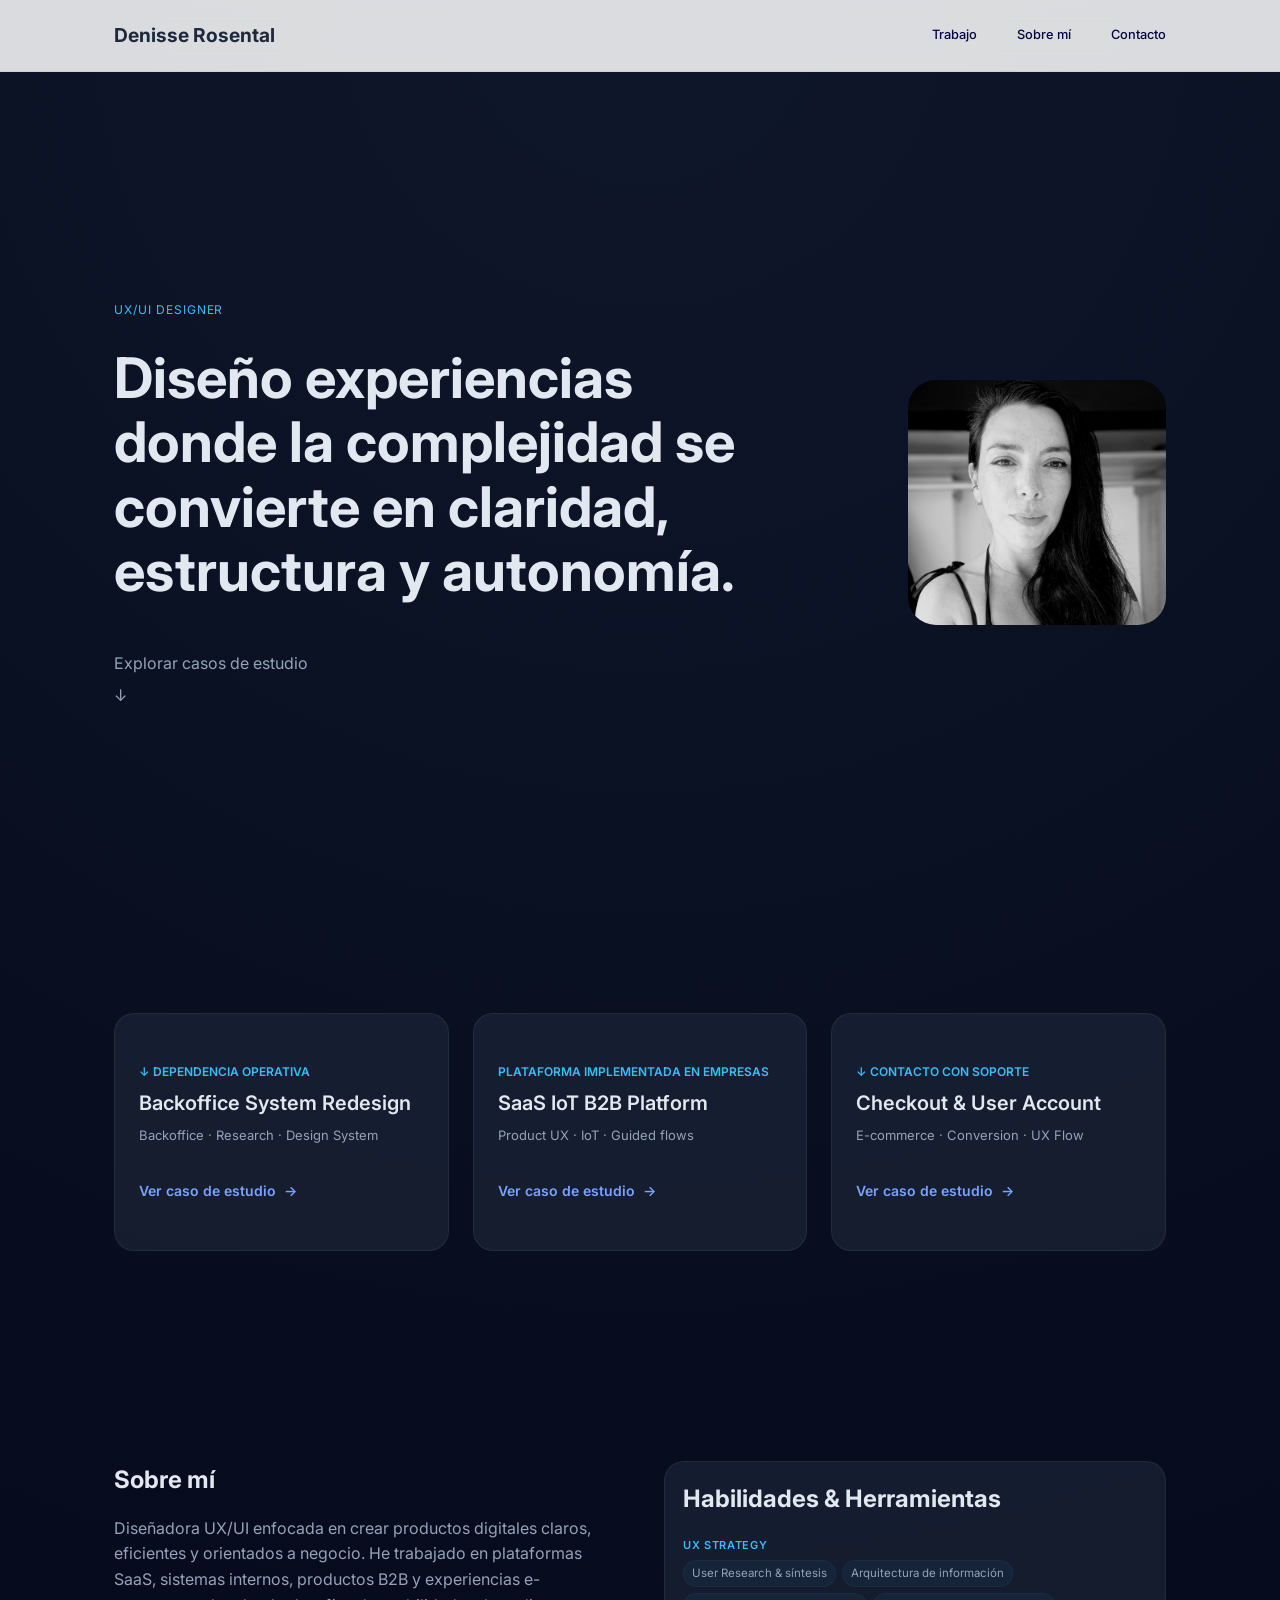
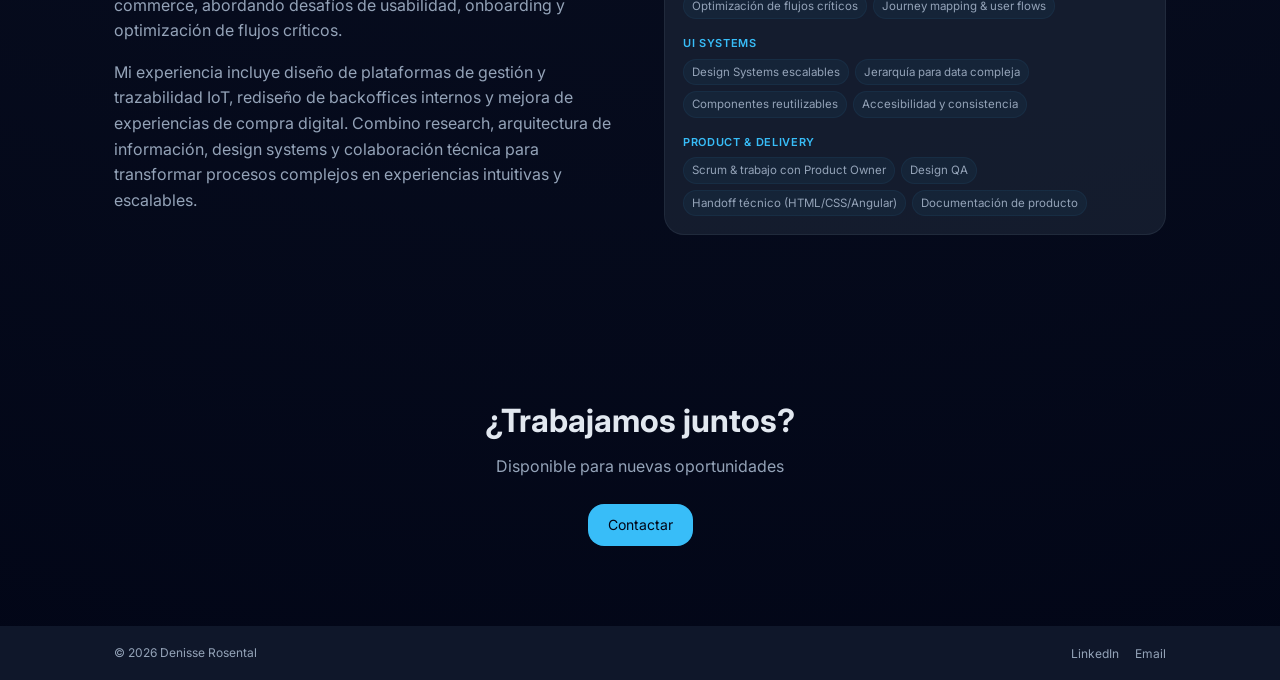
<file: index.html>
<!DOCTYPE html>
<html lang="es">

<head>
    <meta charset="UTF-8">
    <meta name="viewport" content="width=device-width, initial-scale=1.0">
    <title>Denisse Rosental - UX/UI Designer</title>
    <meta name="description" content="Diseño interfaces claras para plataformas SaaS y sistemas internos complejos.">

    <link href="https://fonts.googleapis.com/css2?family=Inter:wght@300;400;500;600;700&display=swap" rel="stylesheet">
    <link rel="stylesheet" href="home.css">
</head>

<body>

    <header class="header">
        <div class="container nav-container">
            <a href="index.html" class="logo">Denisse Rosental</a>
            <nav class="nav">
                <a href="index.html#work">Trabajo</a>
                <a href="index.html#about">Sobre mí</a>
                <a href="index.html#contact">Contacto</a>
            </nav>
        </div>
    </header>

    <main>

        <!-- HERO -->
        <!--<section class="hero">
            <div class="container hero-container">
                <span class="role-tag">UX/UI Designer</span>

                <h1 class="hero-title">
                    Diseño experiencias donde la complejidad
                    se convierte en claridad, estructura y autonomía.
                </h1>

                <div class="hero-scroll">
                    <span>Explorar casos de estudio</span>
                    <div class="scroll-arrow">↓</div>
                </div>
            </div>
        </section>-->

        <section class="hero">
            <div class="container hero-container">

                <div class="hero-content">
                    <span class="role-tag">UX/UI Designer</span>

                    <h1 class="hero-title">
                        Diseño experiencias donde la complejidad
                        se convierte en claridad, estructura y autonomía.
                    </h1>

                    <div class="hero-scroll">
                        <span>Explorar casos de estudio</span>
                        <div class="scroll-arrow">↓</div>
                    </div>
                </div>

                <div class="hero-image-wrapper">
                    <img src="images/Portfolio.jpeg" alt="Denisse Rosental UX/UI Designer" class="hero-image">
                </div>

            </div>
        </section>


        <section id="work">
            <div class="projects-grid">

                <!-- CASE 1 -->
                <a href="case-1.html" class="project-card">
                    <div class="project-content no-image">

                        <span class="project-kpi">↓ Dependencia operativa</span>

                        <h3 class="project-title">
                            Backoffice System Redesign
                        </h3>

                        <p class="project-meta">
                            Backoffice · Research · Design System
                        </p>

                        <div class="project-cta">
                            Ver caso de estudio <span>→</span>
                        </div>

                    </div>
                </a>

                <!-- CASE 2 -->
                <a href="case-2.html" class="project-card">
                    <div class="project-content no-image">

                        <span class="project-kpi">Plataforma implementada en empresas</span>

                        <h3 class="project-title">
                            SaaS IoT B2B Platform
                        </h3>

                        <p class="project-meta">
                            Product UX · IoT · Guided flows
                        </p>

                        <div class="project-cta">
                            Ver caso de estudio <span>→</span>
                        </div>

                    </div>
                </a>

                <!-- CASE 3 -->
                <a href="case-3.html" class="project-card">
                    <div class="project-content no-image">

                        <span class="project-kpi">↓ Contacto con soporte</span>

                        <h3 class="project-title">
                            Checkout & User Account
                        </h3>

                        <p class="project-meta">
                            E-commerce · Conversion · UX Flow
                        </p>

                        <div class="project-cta">
                            Ver caso de estudio <span>→</span>
                        </div>

                    </div>
                </a>

            </div>
        </section>

        <section class="about" id="about">
            <div class="container about-grid">

                <div class="about-text">
                    <h2 class="section-title">Sobre mí</h2>
                    <p>
                        Diseñadora UX/UI enfocada en crear productos digitales claros, eficientes y orientados a
                        negocio. He trabajado en
                        plataformas SaaS, sistemas internos, productos B2B y experiencias e-commerce, abordando desafíos
                        de usabilidad,
                        onboarding y optimización de flujos críticos.
                    </p>

                    <p>
                        Mi experiencia incluye diseño de plataformas de gestión y trazabilidad IoT, rediseño de
                        backoffices internos y
                        mejora de experiencias de compra digital. Combino research, arquitectura de información, design
                        systems y
                        colaboración técnica para transformar procesos complejos en experiencias intuitivas y
                        escalables.
                    </p>
                </div>



                <div class="skills-card">
                    <h2 class="section-title">Habilidades & Herramientas</h2>

                    <div class="skills-groups">

                        <div class="skill-group">
                            <span class="skill-label">UX Strategy</span>
                            <div class="tags-container">
                                <span class="tag">User Research & síntesis</span>
                                <span class="tag">Arquitectura de información</span>
                                <span class="tag">Optimización de flujos críticos</span>
                                <span class="tag">Journey mapping & user flows</span>
                            </div>
                        </div>

                        <div class="skill-group">
                            <span class="skill-label">UI Systems</span>
                            <div class="tags-container">
                                <span class="tag">Design Systems escalables</span>
                                <span class="tag">Jerarquía para data compleja</span>
                                <span class="tag">Componentes reutilizables</span>
                                <span class="tag">Accesibilidad y consistencia</span>
                            </div>
                        </div>

                        <div class="skill-group">
                            <span class="skill-label">Product & Delivery</span>
                            <div class="tags-container">
                                <span class="tag">Scrum & trabajo con Product Owner</span>
                                <span class="tag">Design QA</span>
                                <span class="tag">Handoff técnico (HTML/CSS/Angular)</span>
                                <span class="tag">Documentación de producto</span>
                            </div>
                        </div>

                    </div>
                </div>


            </div>
        </section>

        <!-- CONTACT -->
        <section class="contact" id="contact">
            <div class="container contact-container">
                <h2 class="contact-title">¿Trabajamos juntos?</h2>
                <p class="contact-subtitle">Disponible para nuevas oportunidades</p>
                <a href="mailto:denisserosentalc@gmail.com" class="button">Contactar</a>
            </div>
        </section>



    </main>

    <!-- FOOTER PORTADA -->
    <footer class="footer">
        <div class="container footer-container">

            <p class="footer-copy">© 2026 Denisse Rosental</p>

            <div class="footer-links">
                <a href="https://www.linkedin.com" target="_blank">LinkedIn</a>
                <a href="mailto:hola@ejemplo.com">Email</a>
            </div>

        </div>
    </footer>

</body>

</html>
</file>
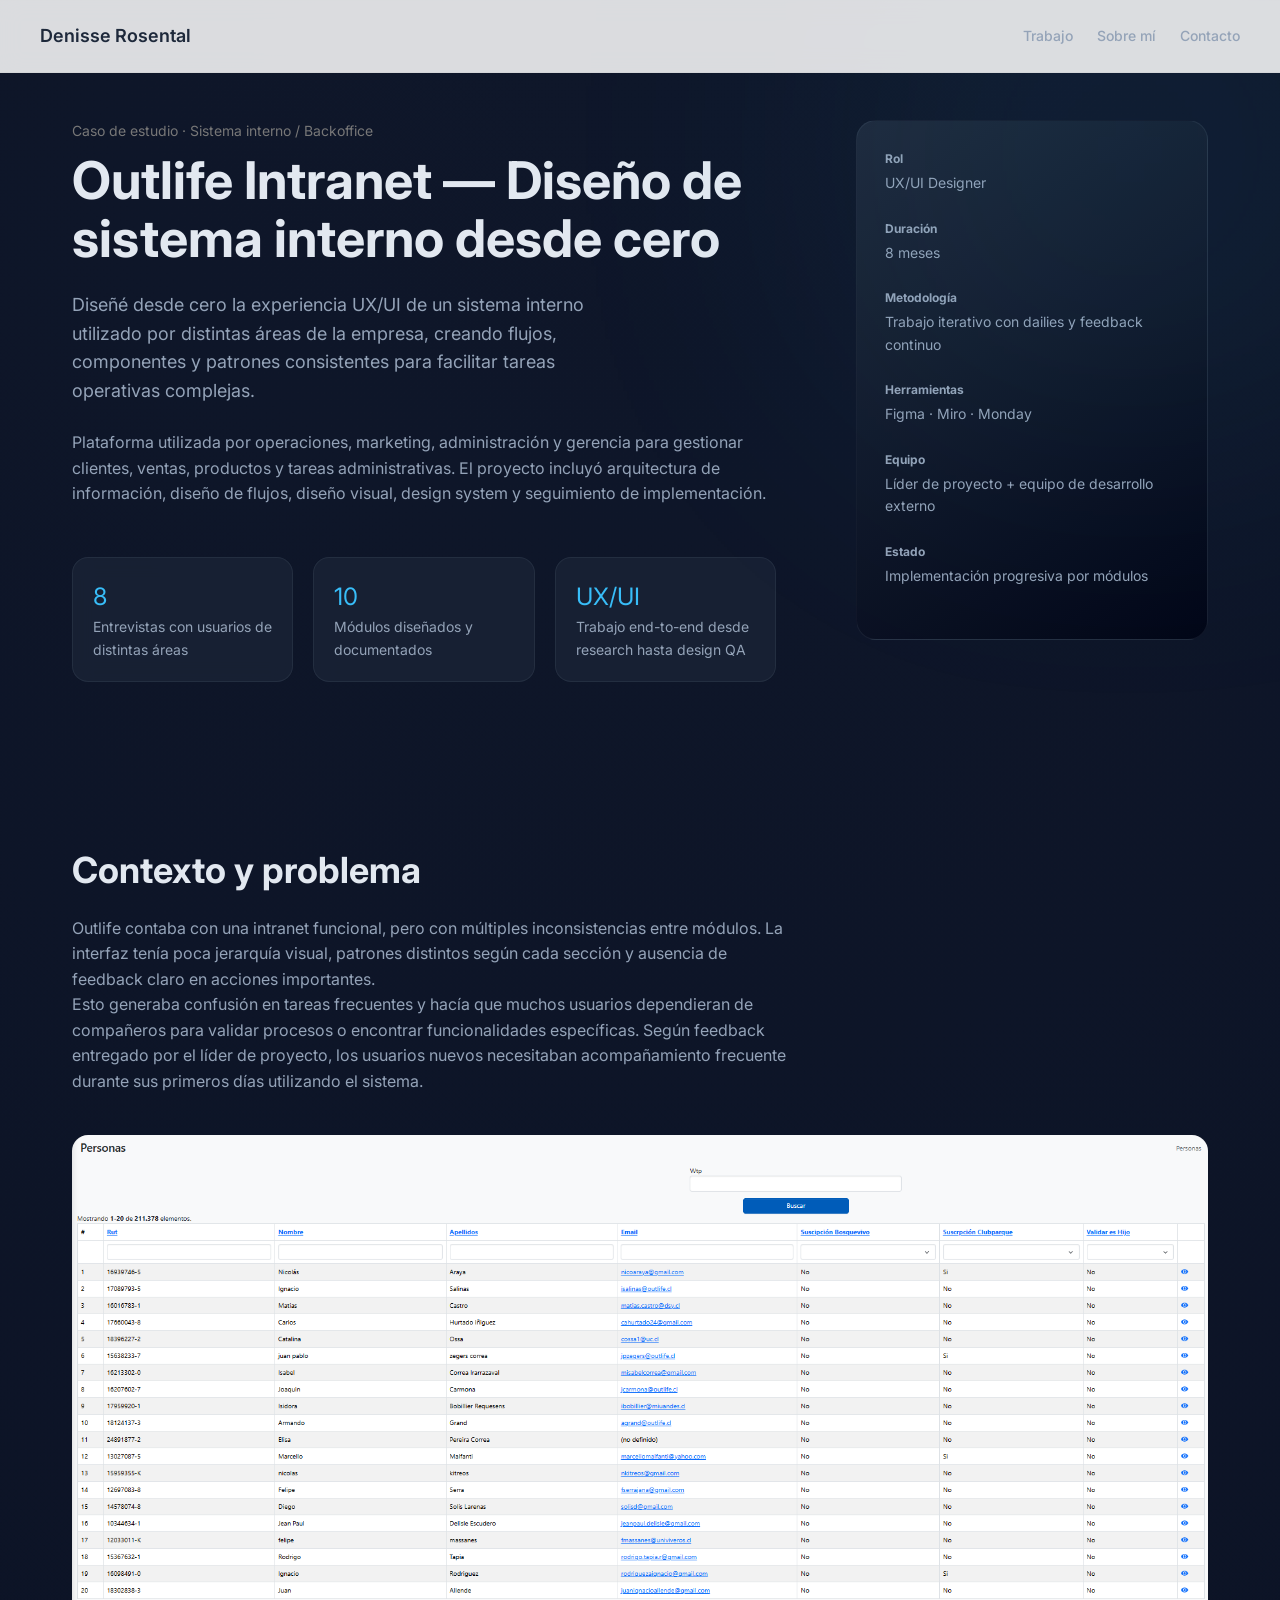
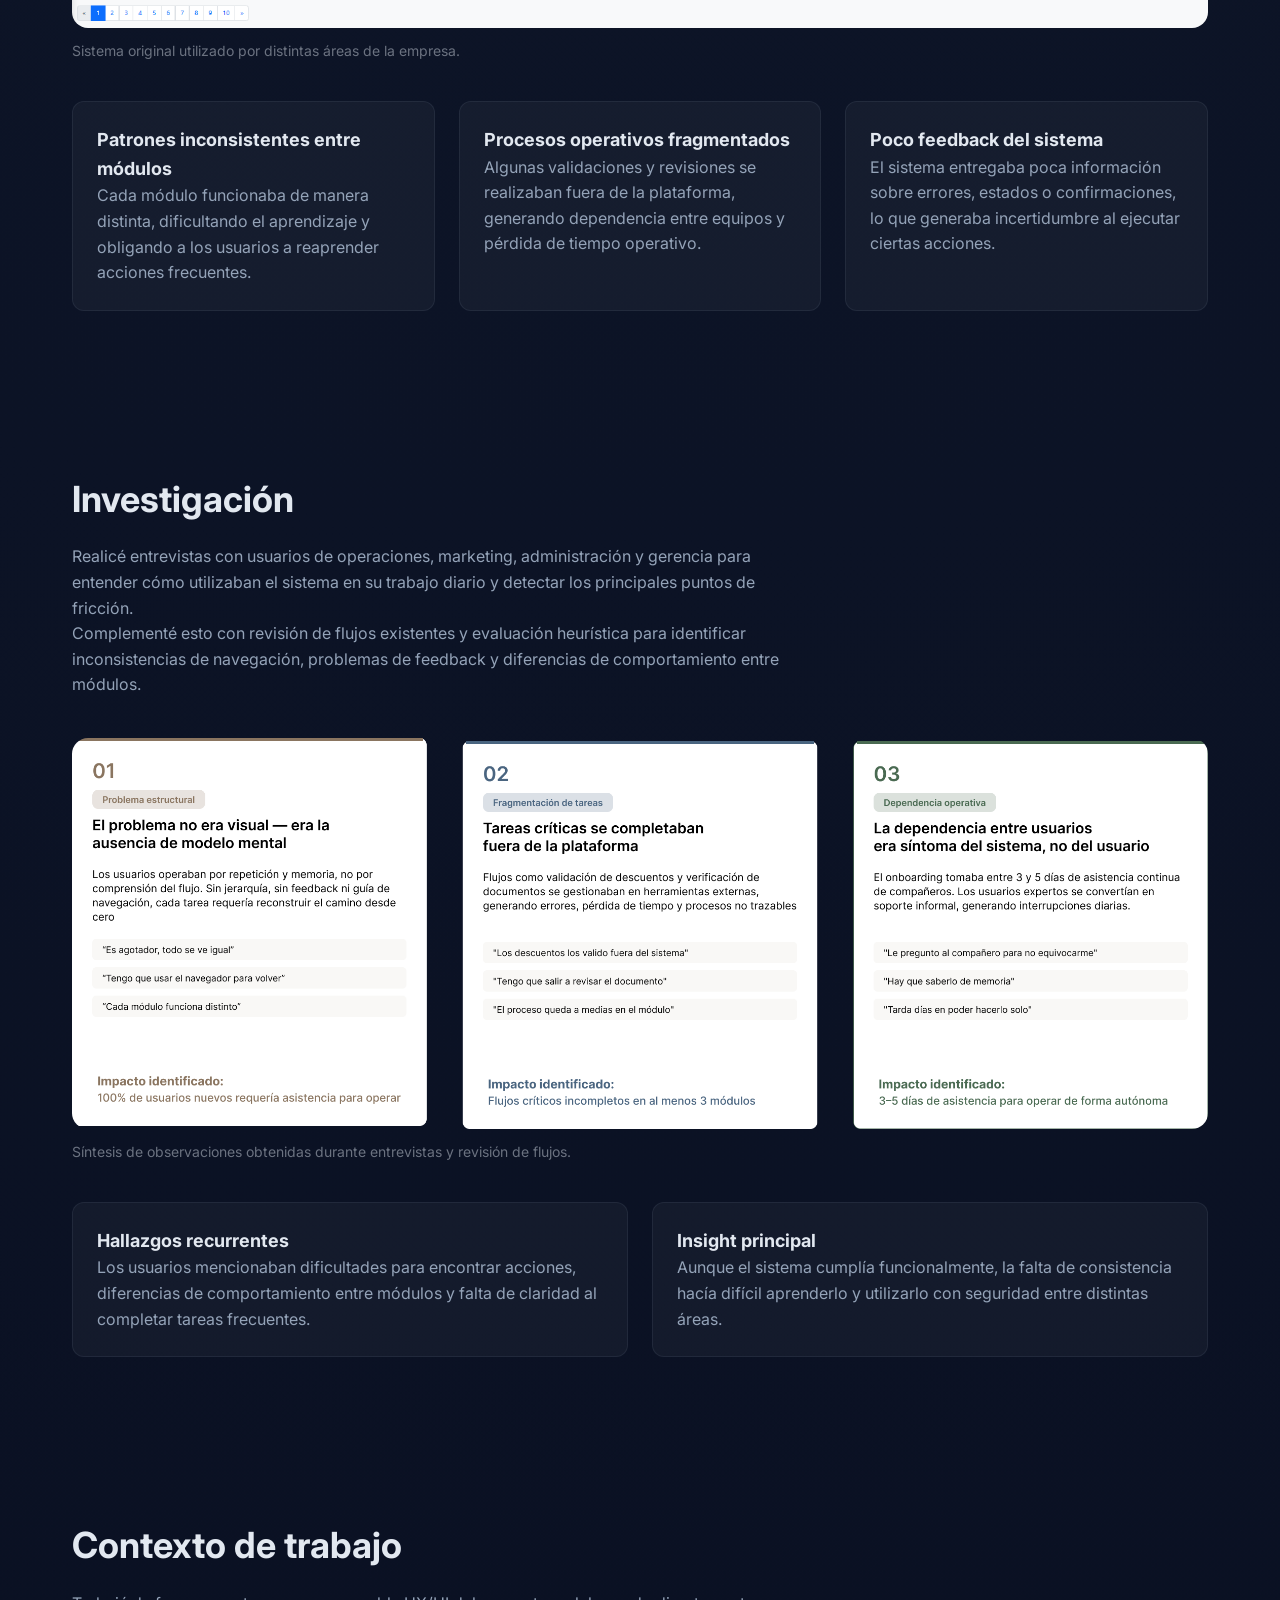
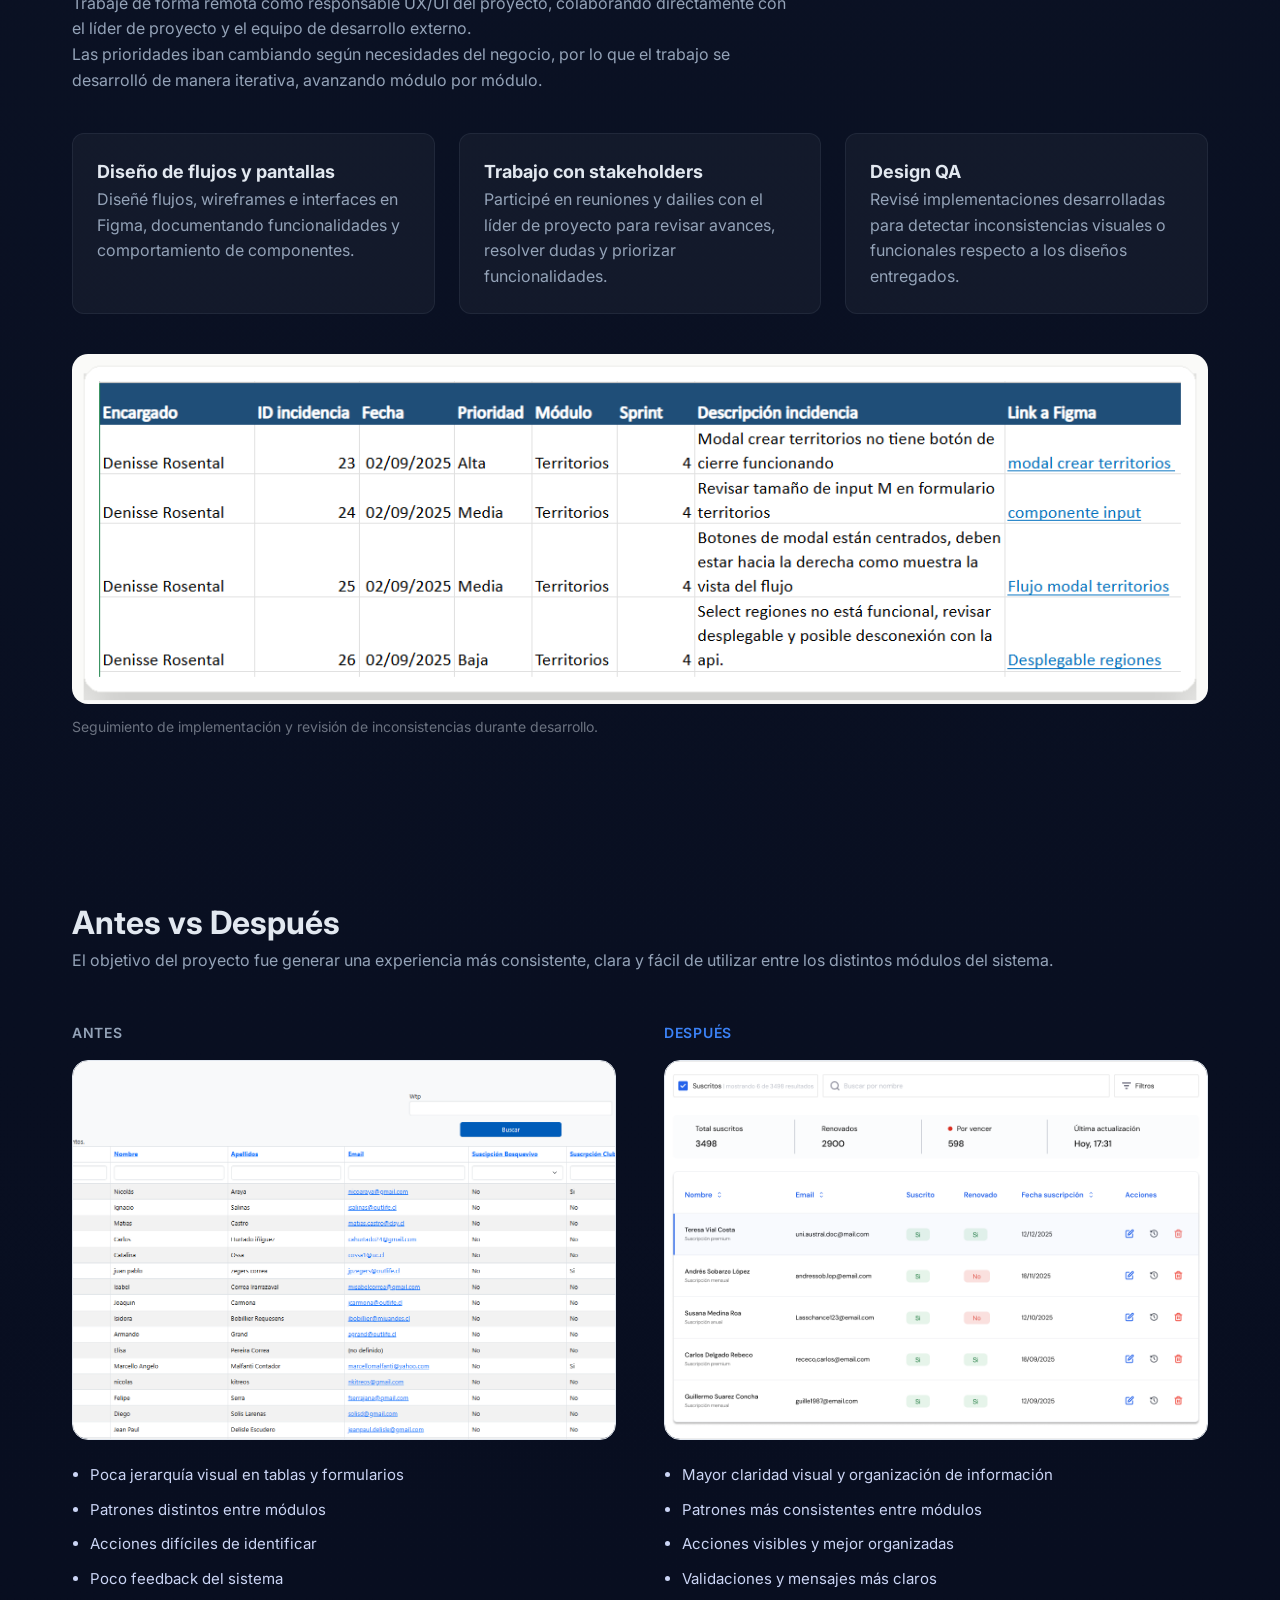
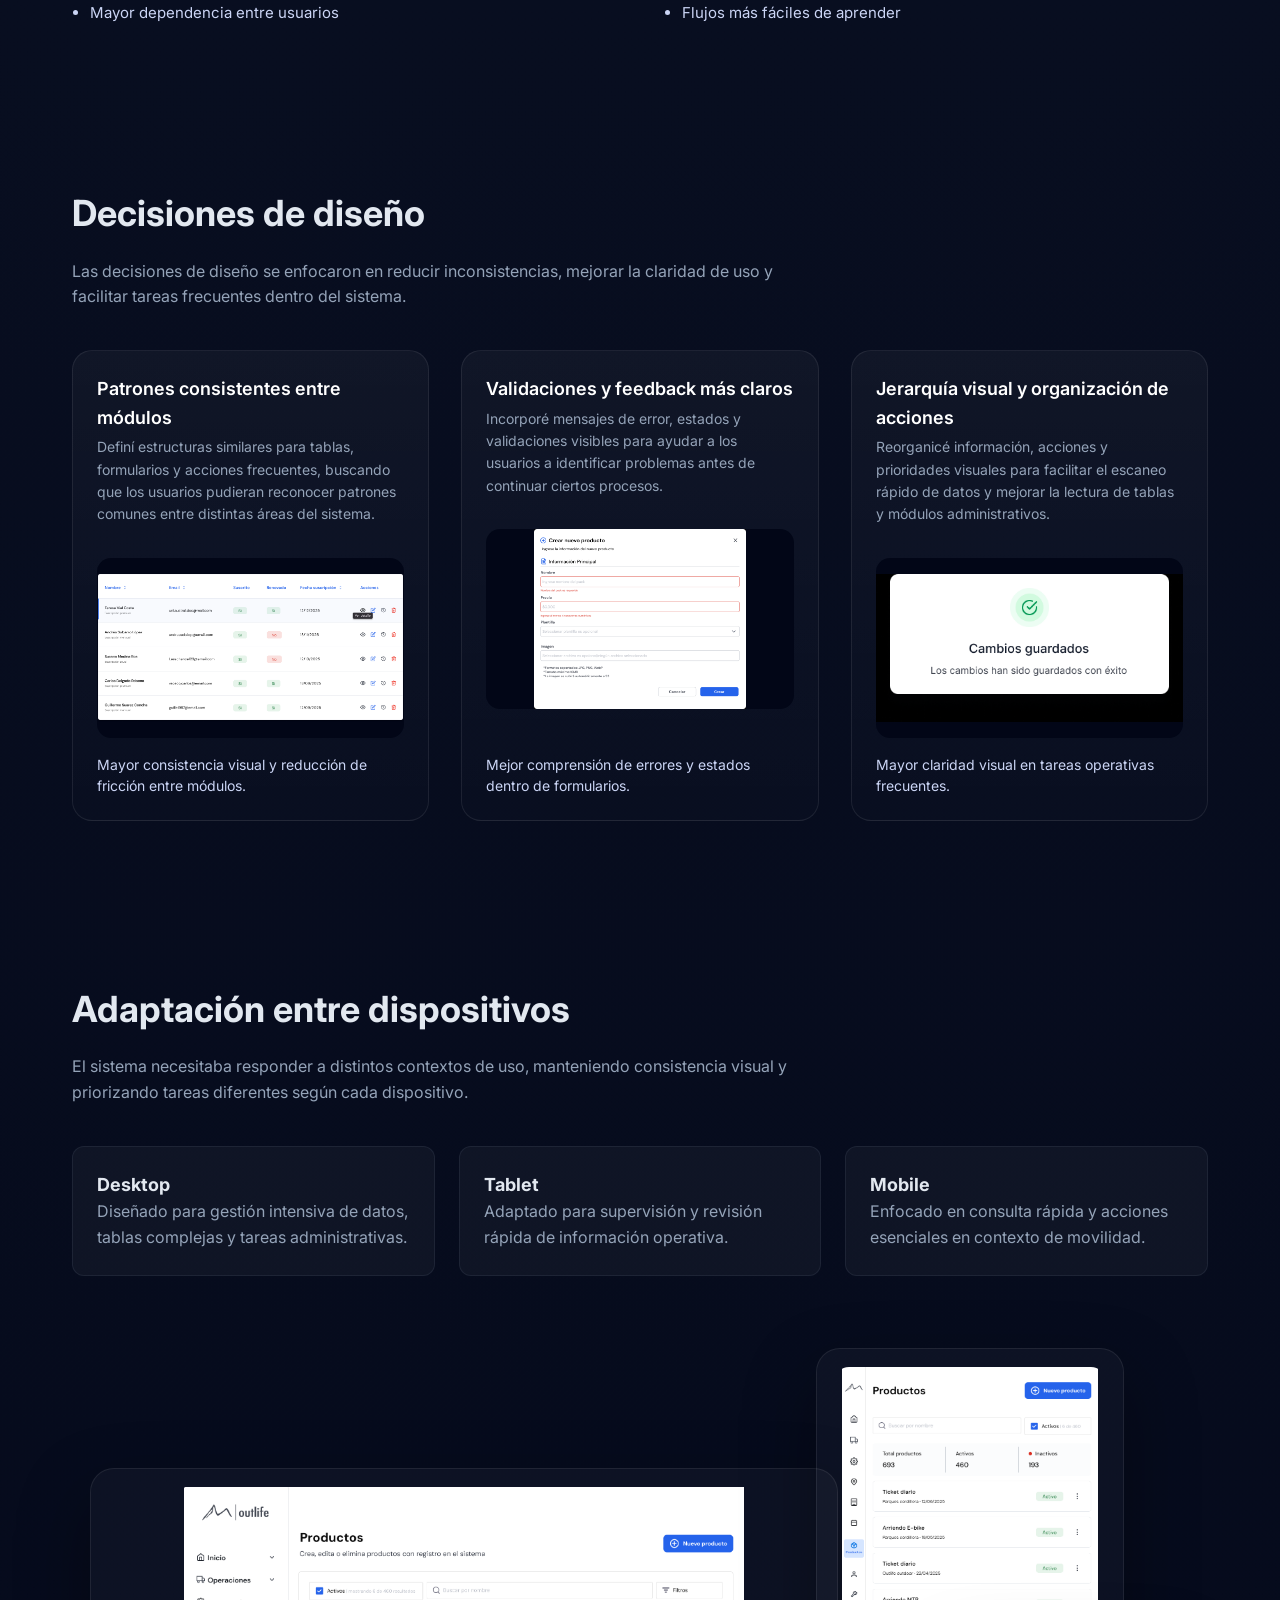
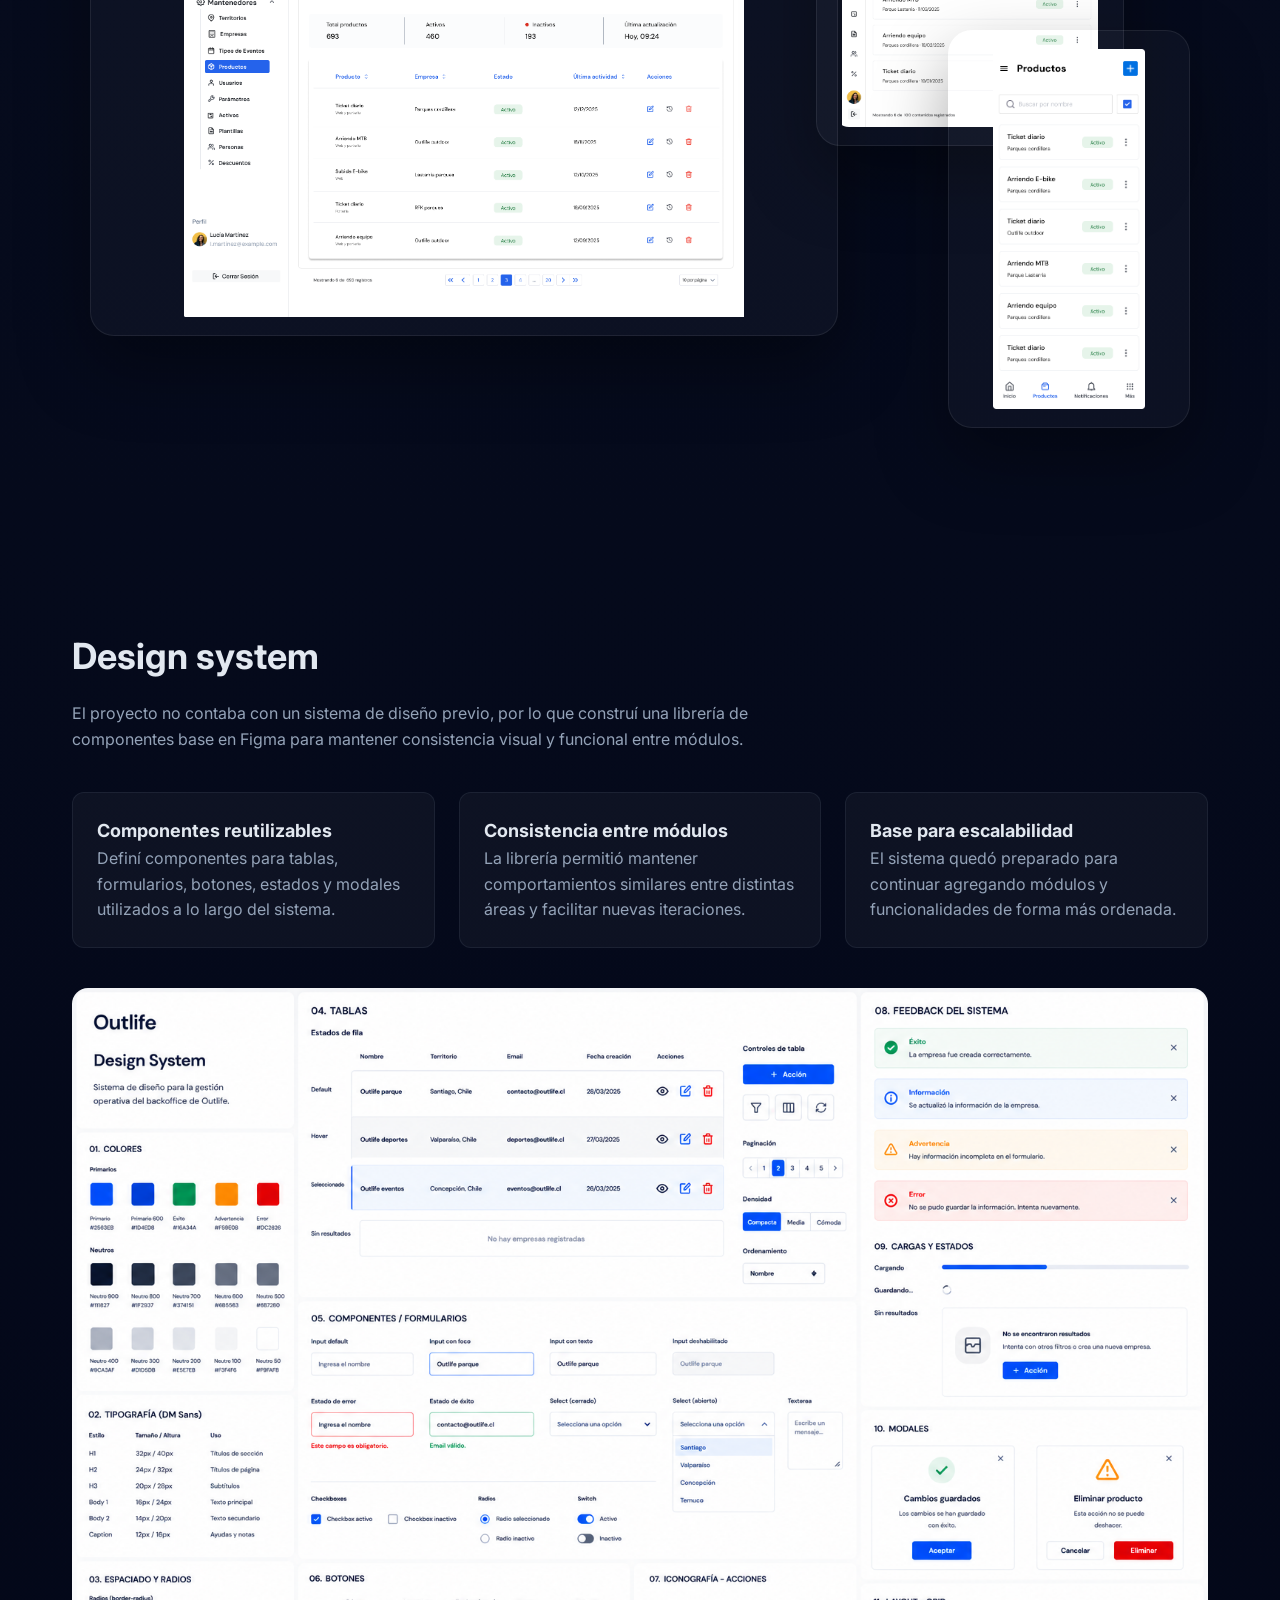
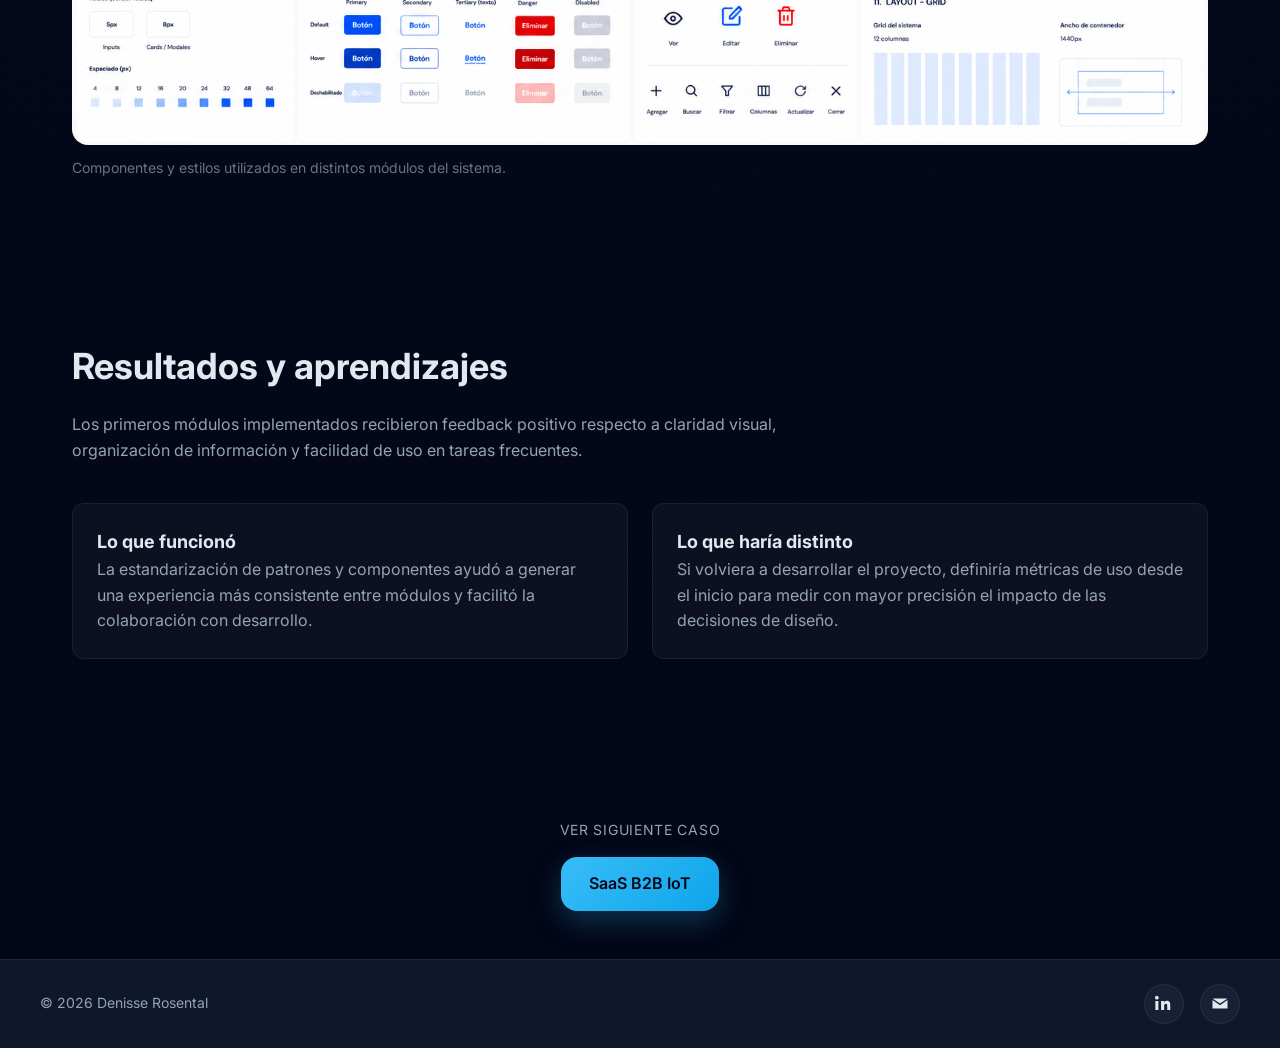
<file: case-1.html>
<!DOCTYPE html>
<html lang="es">

<head>
    <meta charset="UTF-8">
    <meta name="viewport" content="width=device-width, initial-scale=1.0">
    <title>Outlife Intranet — Caso de estudio UX/UI · Denisse Rosental</title>

    <meta name="description"
        content="Caso de estudio UX/UI: diseño desde cero de sistema interno para gestión operativa, clientes y productos en Outlife.">

    <link rel="preconnect" href="https://fonts.googleapis.com">
    <link rel="preconnect" href="https://fonts.gstatic.com" crossorigin>

    <link href="https://fonts.googleapis.com/css2?family=Inter:wght@300;400;500;600;700;800&display=swap"
        rel="stylesheet">

    <link rel="stylesheet" href="case-study-1.css">
</head>

<body>

    <!-- HEADER -->
    <header class="header">
        <div class="container nav-container">
            <a href="index.html" class="logo">Denisse Rosental</a>

            <nav class="nav">
                <a href="index.html#work">Trabajo</a>
                <a href="index.html#about">Sobre mí</a>
                <a href="index.html#contact">Contacto</a>
            </nav>
        </div>
    </header>


    <!-- HERO -->
    <section class="case-study-hero">
        <div class="container case-hero-grid">

            <div>

                <p class="eyebrow">
                    Caso de estudio · Sistema interno / Backoffice
                </p>

                <h1 class="hero-title">
                    Outlife Intranet — Diseño de sistema interno desde cero
                </h1>

                <p class="hero-subtitle">
                    Diseñé desde cero la experiencia UX/UI de un sistema interno utilizado por distintas áreas de la empresa,
                    creando flujos, componentes y patrones consistentes para facilitar tareas operativas complejas.
                </p>

                <p class="case-context">
                    Plataforma utilizada por operaciones, marketing, administración y gerencia
                    para gestionar clientes, ventas, productos y tareas administrativas.
                    El proyecto incluyó arquitectura de información, diseño de flujos,
                    diseño visual, design system y seguimiento de implementación.
                </p>

                <div class="metrics">

                    <div class="metric-card">
                        <span>8</span>
                        <p>Entrevistas con usuarios de distintas áreas</p>
                    </div>

                    <div class="metric-card">
                        <span>10</span>
                        <p>Módulos diseñados y documentados</p>
                    </div>

                    <div class="metric-card">
                        <span>UX/UI</span>
                        <p>Trabajo end-to-end desde research hasta design QA</p>
                    </div>

                </div>

            </div>

            <div class="case-meta">

                <div class="meta-item">
                    <h4>Rol</h4>
                    <p>UX/UI Designer</p>
                </div>

                <div class="meta-item">
                    <h4>Duración</h4>
                    <p>8 meses</p>
                </div>

                <div class="meta-item">
                    <h4>Metodología</h4>
                    <p>Trabajo iterativo con dailies y feedback continuo</p>
                </div>

                <div class="meta-item">
                    <h4>Herramientas</h4>
                    <p>Figma · Miro · Monday</p>
                </div>

                <div class="meta-item">
                    <h4>Equipo</h4>
                    <p>Líder de proyecto + equipo de desarrollo externo</p>
                </div>

                <div class="meta-item">
                    <h4>Estado</h4>
                    <p>Implementación progresiva por módulos</p>
                </div>

            </div>

        </div>
    </section>


    <!-- CONTEXTO -->
    <section class="case-section">
        <div class="container">

            <div class="section-heading">

                <h2>Contexto y problema</h2>

                <p>
                    Outlife contaba con una intranet funcional, pero con múltiples inconsistencias entre módulos.
                    La interfaz tenía poca jerarquía visual, patrones distintos según cada sección
                    y ausencia de feedback claro en acciones importantes.
                </p>

                <p>
                    Esto generaba confusión en tareas frecuentes y hacía que muchos usuarios dependieran
                    de compañeros para validar procesos o encontrar funcionalidades específicas.
                    Según feedback entregado por el líder de proyecto, los usuarios nuevos
                    necesitaban acompañamiento frecuente durante sus primeros días utilizando el sistema.
                </p>

            </div>

            <div class="case-image">
                <img src="images/intranet.png"
                    alt="Sistema original de Outlife con patrones inconsistentes y baja jerarquía visual">

                <p class="case-image-caption">
                    Sistema original utilizado por distintas áreas de la empresa.
                </p>
            </div>


            <div class="grid-3" style="margin-top: 40px;">

                <div class="card">
                    <h3>Patrones inconsistentes entre módulos</h3>

                    <p>
                        Cada módulo funcionaba de manera distinta, dificultando el aprendizaje
                        y obligando a los usuarios a reaprender acciones frecuentes.
                    </p>
                </div>

                <div class="card">
                    <h3>Procesos operativos fragmentados</h3>

                    <p>
                        Algunas validaciones y revisiones se realizaban fuera de la plataforma,
                        generando dependencia entre equipos y pérdida de tiempo operativo.
                    </p>
                </div>

                <div class="card">
                    <h3>Poco feedback del sistema</h3>

                    <p>
                        El sistema entregaba poca información sobre errores, estados o confirmaciones,
                        lo que generaba incertidumbre al ejecutar ciertas acciones.
                    </p>
                </div>

            </div>

        </div>
    </section>


    <!-- RESEARCH -->
    <section class="case-section">
        <div class="container">

            <div class="section-heading">

                <h2>Investigación</h2>

                <p>
                    Realicé entrevistas con usuarios de operaciones, marketing,
                    administración y gerencia para entender cómo utilizaban el sistema
                    en su trabajo diario y detectar los principales puntos de fricción.
                </p>

                <p>
                    Complementé esto con revisión de flujos existentes y evaluación heurística
                    para identificar inconsistencias de navegación, problemas de feedback
                    y diferencias de comportamiento entre módulos.
                </p>

            </div>

            <div class="case-image">
                <img src="images/Hallazgos claves.png"
                    alt="Síntesis de hallazgos de investigación en sistema interno Outlife">

                <p class="case-image-caption">
                    Síntesis de observaciones obtenidas durante entrevistas y revisión de flujos.
                </p>
            </div>

            <div class="grid-2" style="margin-top: 40px;">

                <div class="card">
                    <h3>Hallazgos recurrentes</h3>

                    <p>
                        Los usuarios mencionaban dificultades para encontrar acciones,
                        diferencias de comportamiento entre módulos y falta de claridad
                        al completar tareas frecuentes.
                    </p>
                </div>

                <div class="card">
                    <h3>Insight principal</h3>

                    <p>
                        Aunque el sistema cumplía funcionalmente, la falta de consistencia
                        hacía difícil aprenderlo y utilizarlo con seguridad entre distintas áreas.
                    </p>
                </div>

            </div>

        </div>
    </section>


    <!-- CONTEXTO DE TRABAJO -->
    <section class="case-section">
        <div class="container">

            <div class="section-heading">

                <h2>Contexto de trabajo</h2>

                <p>
                    Trabajé de forma remota como responsable UX/UI del proyecto,
                    colaborando directamente con el líder de proyecto y el equipo de desarrollo externo.
                </p>

                <p>
                    Las prioridades iban cambiando según necesidades del negocio,
                    por lo que el trabajo se desarrolló de manera iterativa,
                    avanzando módulo por módulo.
                </p>

            </div>

            <div class="grid-3" style="margin-top: 40px;">

                <div class="card">
                    <h3>Diseño de flujos y pantallas</h3>

                    <p>
                        Diseñé flujos, wireframes e interfaces en Figma,
                        documentando funcionalidades y comportamiento de componentes.
                    </p>
                </div>

                <div class="card">
                    <h3>Trabajo con stakeholders</h3>

                    <p>
                        Participé en reuniones y dailies con el líder de proyecto
                        para revisar avances, resolver dudas y priorizar funcionalidades.
                    </p>
                </div>

                <div class="card">
                    <h3>Design QA</h3>

                    <p>
                        Revisé implementaciones desarrolladas para detectar inconsistencias
                        visuales o funcionales respecto a los diseños entregados.
                    </p>
                </div>

            </div>

            <div class="case-image">

                <img src="images/design QA-editorial.png"
                    alt="Proceso de design QA y seguimiento de implementación">

                <p class="case-image-caption">
                    Seguimiento de implementación y revisión de inconsistencias durante desarrollo.
                </p>

            </div>

        </div>
    </section>


    <!-- BEFORE AFTER -->
    <section class="before-after">
        <div class="container">

            <div class="section-header">

                <h2>Antes vs Después</h2>

                <p>
                    El objetivo del proyecto fue generar una experiencia más consistente,
                    clara y fácil de utilizar entre los distintos módulos del sistema.
                </p>

            </div>

            <div class="comparison-grid">

                <div class="comparison-card">

                    <h3 class="label before">Antes</h3>

                    <div class="image-container">
                        <img src="images/intranet-personas.png"
                            alt="Versión original del sistema Outlife">
                    </div>

                    <ul class="comparison-list">
                        <li>Poca jerarquía visual en tablas y formularios</li>
                        <li>Patrones distintos entre módulos</li>
                        <li>Acciones difíciles de identificar</li>
                        <li>Poco feedback del sistema</li>
                        <li>Mayor dependencia entre usuarios</li>
                    </ul>

                </div>

                <div class="comparison-card">

                    <h3 class="label after">Después</h3>

                    <div class="image-container">
                        <img src="images/despues-tabla.png"
                            alt="Nueva interfaz diseñada para sistema Outlife">
                    </div>

                    <ul class="comparison-list">
                        <li>Mayor claridad visual y organización de información</li>
                        <li>Patrones más consistentes entre módulos</li>
                        <li>Acciones visibles y mejor organizadas</li>
                        <li>Validaciones y mensajes más claros</li>
                        <li>Flujos más fáciles de aprender</li>
                    </ul>

                </div>

            </div>

        </div>
    </section>


    <!-- DECISIONES -->
    <section class="case-section decisions-section">

        <div class="container">

            <div class="section-heading">

                <h2>Decisiones de diseño</h2>

                <p>
                    Las decisiones de diseño se enfocaron en reducir inconsistencias,
                    mejorar la claridad de uso y facilitar tareas frecuentes dentro del sistema.
                </p>

            </div>

            <div class="decisions-grid">

                <div class="decision-card">

                    <div class="decision-header">

                        <h3>Patrones consistentes entre módulos</h3>

                        <p>
                            Definí estructuras similares para tablas, formularios y acciones frecuentes,
                            buscando que los usuarios pudieran reconocer patrones comunes
                            entre distintas áreas del sistema.
                        </p>

                    </div>

                    <div class="decision-media">
                        <img src="images/Tabla.png"
                            alt="Tablas y patrones consistentes en sistema Outlife">
                    </div>

                    <p class="decision-caption">
                        Mayor consistencia visual y reducción de fricción entre módulos.
                    </p>

                </div>


                <div class="decision-card">

                    <div class="decision-header">

                        <h3>Validaciones y feedback más claros</h3>

                        <p>
                            Incorporé mensajes de error, estados y validaciones visibles
                            para ayudar a los usuarios a identificar problemas antes
                            de continuar ciertos procesos.
                        </p>

                    </div>

                    <div class="decision-media">
                        <img src="images/formulario.png"
                            alt="Formulario con validaciones y feedback visual">
                    </div>

                    <p class="decision-caption">
                        Mejor comprensión de errores y estados dentro de formularios.
                    </p>

                </div>


                <div class="decision-card">

                    <div class="decision-header">

                        <h3>Jerarquía visual y organización de acciones</h3>

                        <p>
                            Reorganicé información, acciones y prioridades visuales
                            para facilitar el escaneo rápido de datos y mejorar la lectura
                            de tablas y módulos administrativos.
                        </p>

                    </div>

                    <div class="decision-media">
                        <img src="images/Feedback.png"
                            alt="Estados y feedback visual del sistema">
                    </div>

                    <p class="decision-caption">
                        Mayor claridad visual en tareas operativas frecuentes.
                    </p>

                </div>

            </div>

        </div>

    </section>


    <!-- CROSS PLATFORM -->
    <section class="case-section cross-platform-section">

        <div class="container">

            <div class="section-heading">

                <h2>Adaptación entre dispositivos</h2>

                <p>
                    El sistema necesitaba responder a distintos contextos de uso,
                    manteniendo consistencia visual y priorizando tareas diferentes
                    según cada dispositivo.
                </p>

            </div>

            <div class="cross-platform-principles">

                <div class="card">
                    <h3>Desktop</h3>

                    <p>
                        Diseñado para gestión intensiva de datos,
                        tablas complejas y tareas administrativas.
                    </p>
                </div>

                <div class="card">
                    <h3>Tablet</h3>

                    <p>
                        Adaptado para supervisión y revisión rápida
                        de información operativa.
                    </p>
                </div>

                <div class="card">
                    <h3>Mobile</h3>

                    <p>
                        Enfocado en consulta rápida y acciones esenciales
                        en contexto de movilidad.
                    </p>
                </div>

            </div>

            <div class="cross-platform-stack">

                <div class="desktop-device">
                    <img src="images/desktop.png"
                        alt="Versión desktop del sistema">
                </div>

                <div class="tablet-device">
                    <img src="images/tablet.png"
                        alt="Versión tablet del sistema">
                </div>

                <div class="mobile-device">
                    <img src="images/Mobile.png"
                        alt="Versión mobile del sistema">
                </div>

            </div>

        </div>

    </section>


    <!-- DESIGN SYSTEM -->
    <section class="case-section">

        <div class="container">

            <div class="section-heading">

                <h2>Design system</h2>

                <p>
                    El proyecto no contaba con un sistema de diseño previo,
                    por lo que construí una librería de componentes base en Figma
                    para mantener consistencia visual y funcional entre módulos.
                </p>

            </div>

            <div class="grid-3" style="margin-top: 40px;">

                <div class="card">

                    <h3>Componentes reutilizables</h3>

                    <p>
                        Definí componentes para tablas, formularios,
                        botones, estados y modales utilizados a lo largo del sistema.
                    </p>

                </div>

                <div class="card">

                    <h3>Consistencia entre módulos</h3>

                    <p>
                        La librería permitió mantener comportamientos similares
                        entre distintas áreas y facilitar nuevas iteraciones.
                    </p>

                </div>

                <div class="card">

                    <h3>Base para escalabilidad</h3>

                    <p>
                        El sistema quedó preparado para continuar agregando módulos
                        y funcionalidades de forma más ordenada.
                    </p>

                </div>

            </div>

            <div class="case-image">

                <img src="images/design-system.png"
                    alt="Design system construido en Figma">

                <p class="case-image-caption">
                    Componentes y estilos utilizados en distintos módulos del sistema.
                </p>

            </div>

        </div>

    </section>


    <!-- IMPACTO -->
    <section class="case-section">

        <div class="container">

            <div class="section-heading">

                <h2>Resultados y aprendizajes</h2>

                <p>
                    Los primeros módulos implementados recibieron feedback positivo
                    respecto a claridad visual, organización de información
                    y facilidad de uso en tareas frecuentes.
                </p>

            </div>

            <div class="grid-2" style="margin-top: 40px;">

                <div class="card">

                    <h3>Lo que funcionó</h3>

                    <p>
                        La estandarización de patrones y componentes ayudó
                        a generar una experiencia más consistente entre módulos
                        y facilitó la colaboración con desarrollo.
                    </p>

                </div>

                <div class="card">

                    <h3>Lo que haría distinto</h3>

                    <p>
                        Si volviera a desarrollar el proyecto,
                        definiría métricas de uso desde el inicio
                        para medir con mayor precisión el impacto
                        de las decisiones de diseño.
                    </p>

                </div>

            </div>

        </div>

    </section>


    <!-- NEXT -->
    <section class="next-case">

        <p class="next-case-label">
            Ver siguiente caso
        </p>

        <a href="case-2.html" class="next-case-btn">
            SaaS B2B IoT
        </a>

    </section>


    <!-- FOOTER -->
    <footer class="footer">

        <div class="footer-content">

            <p class="footer-copy">
                © 2026 Denisse Rosental
            </p>

            <div class="footer-links">

                <a href="https://www.linkedin.com/in/TU-PERFIL-AQUI"
                    target="_blank"
                    aria-label="LinkedIn">

                    <svg viewBox="0 0 24 24" fill="currentColor">
                        <path d="M4.98 3.5C4.98 4.88 3.86 6 2.48 6S0 4.88 0 3.5 1.12 1 2.48 1 4.98 2.12 4.98 3.5zM.5 8h4v12h-4zM8 8h3.8v1.7h.1c.5-.9 1.8-1.9 3.7-1.9 4 0 4.7 2.6 4.7 6v6.2h-4v-5.5c0-1.3 0-3-1.9-3s-2.2 1.5-2.2 2.9v5.6h-4z"/>
                    </svg>

                </a>

                <a href="mailto:TU-EMAIL-AQUI@gmail.com"
                    aria-label="Gmail">

                    <svg viewBox="0 0 24 24" fill="currentColor">
                        <path d="M12 13.5 2 6.75V18h20V6.75L12 13.5zm10-9H2l10 6.75L22 4.5z"/>
                    </svg>

                </a>

            </div>

        </div>

    </footer>

<script src="script.js"></script>

</body>

</html>
</file>
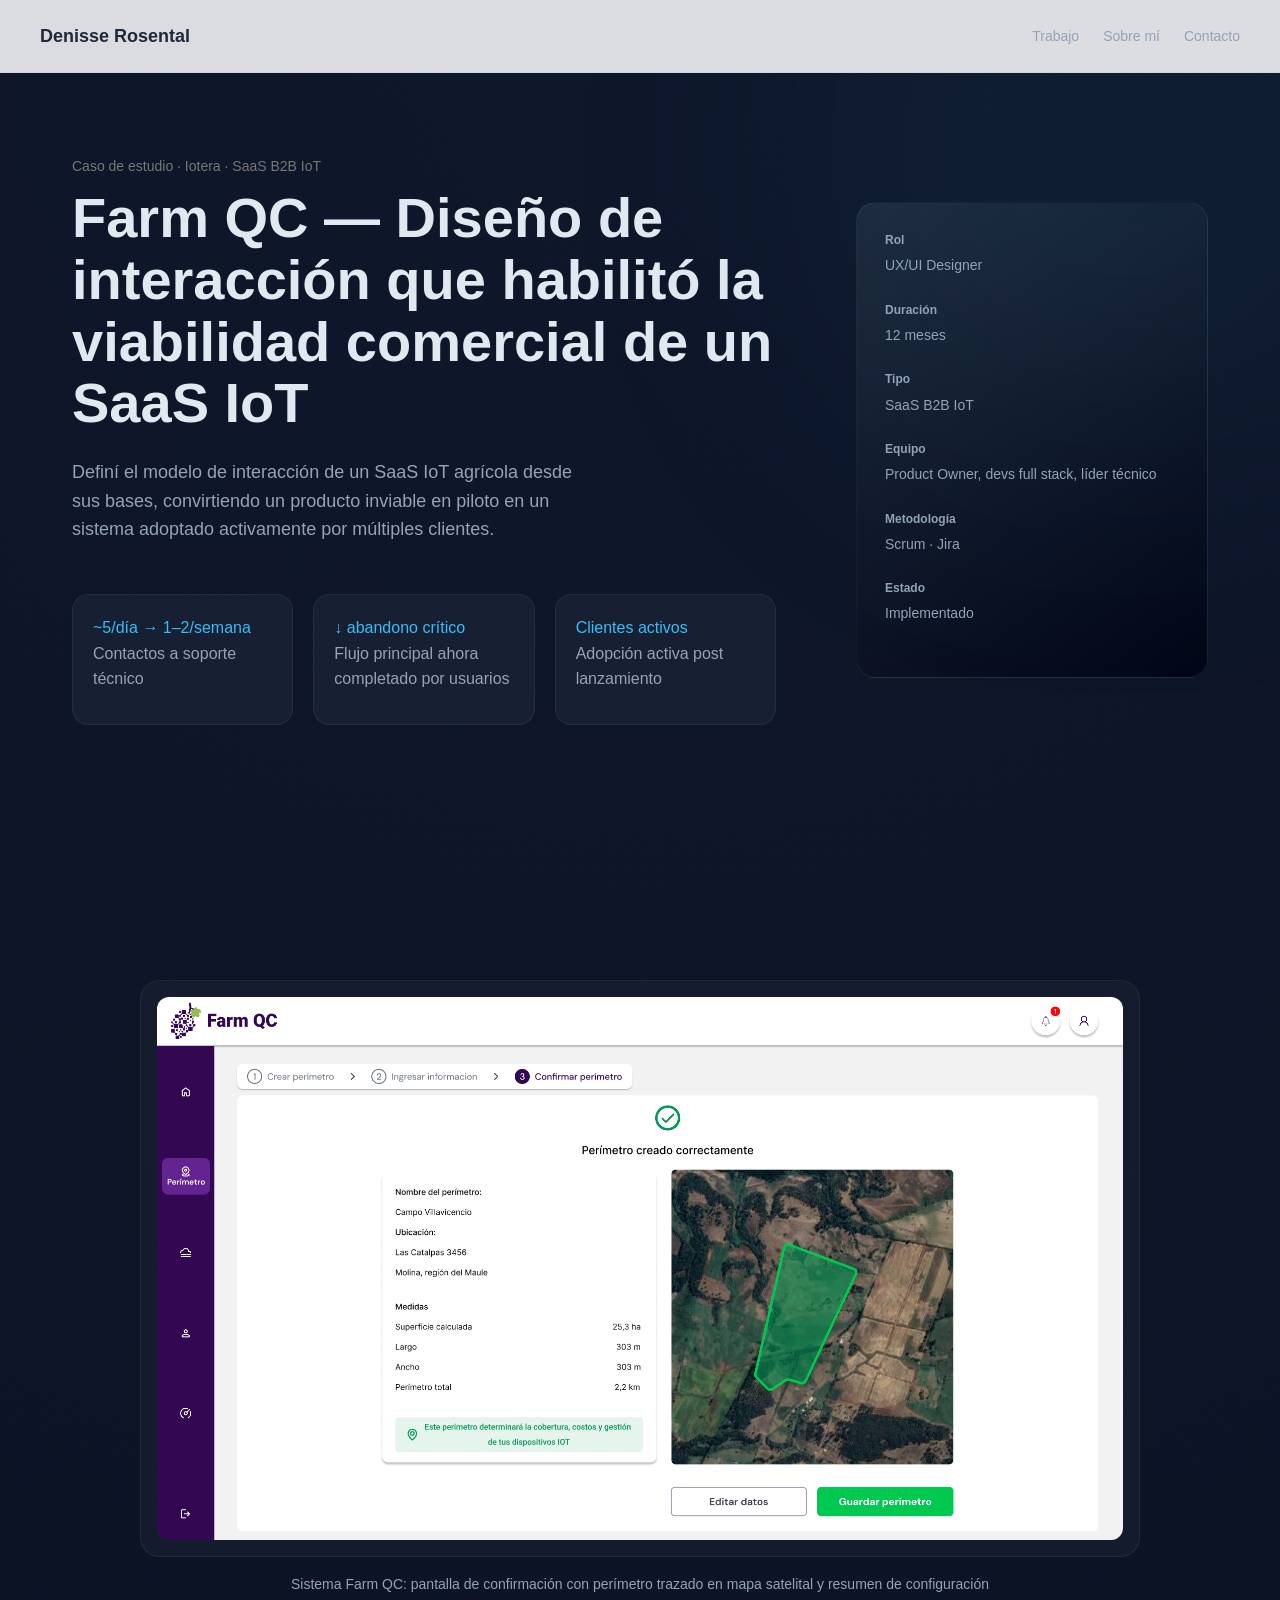
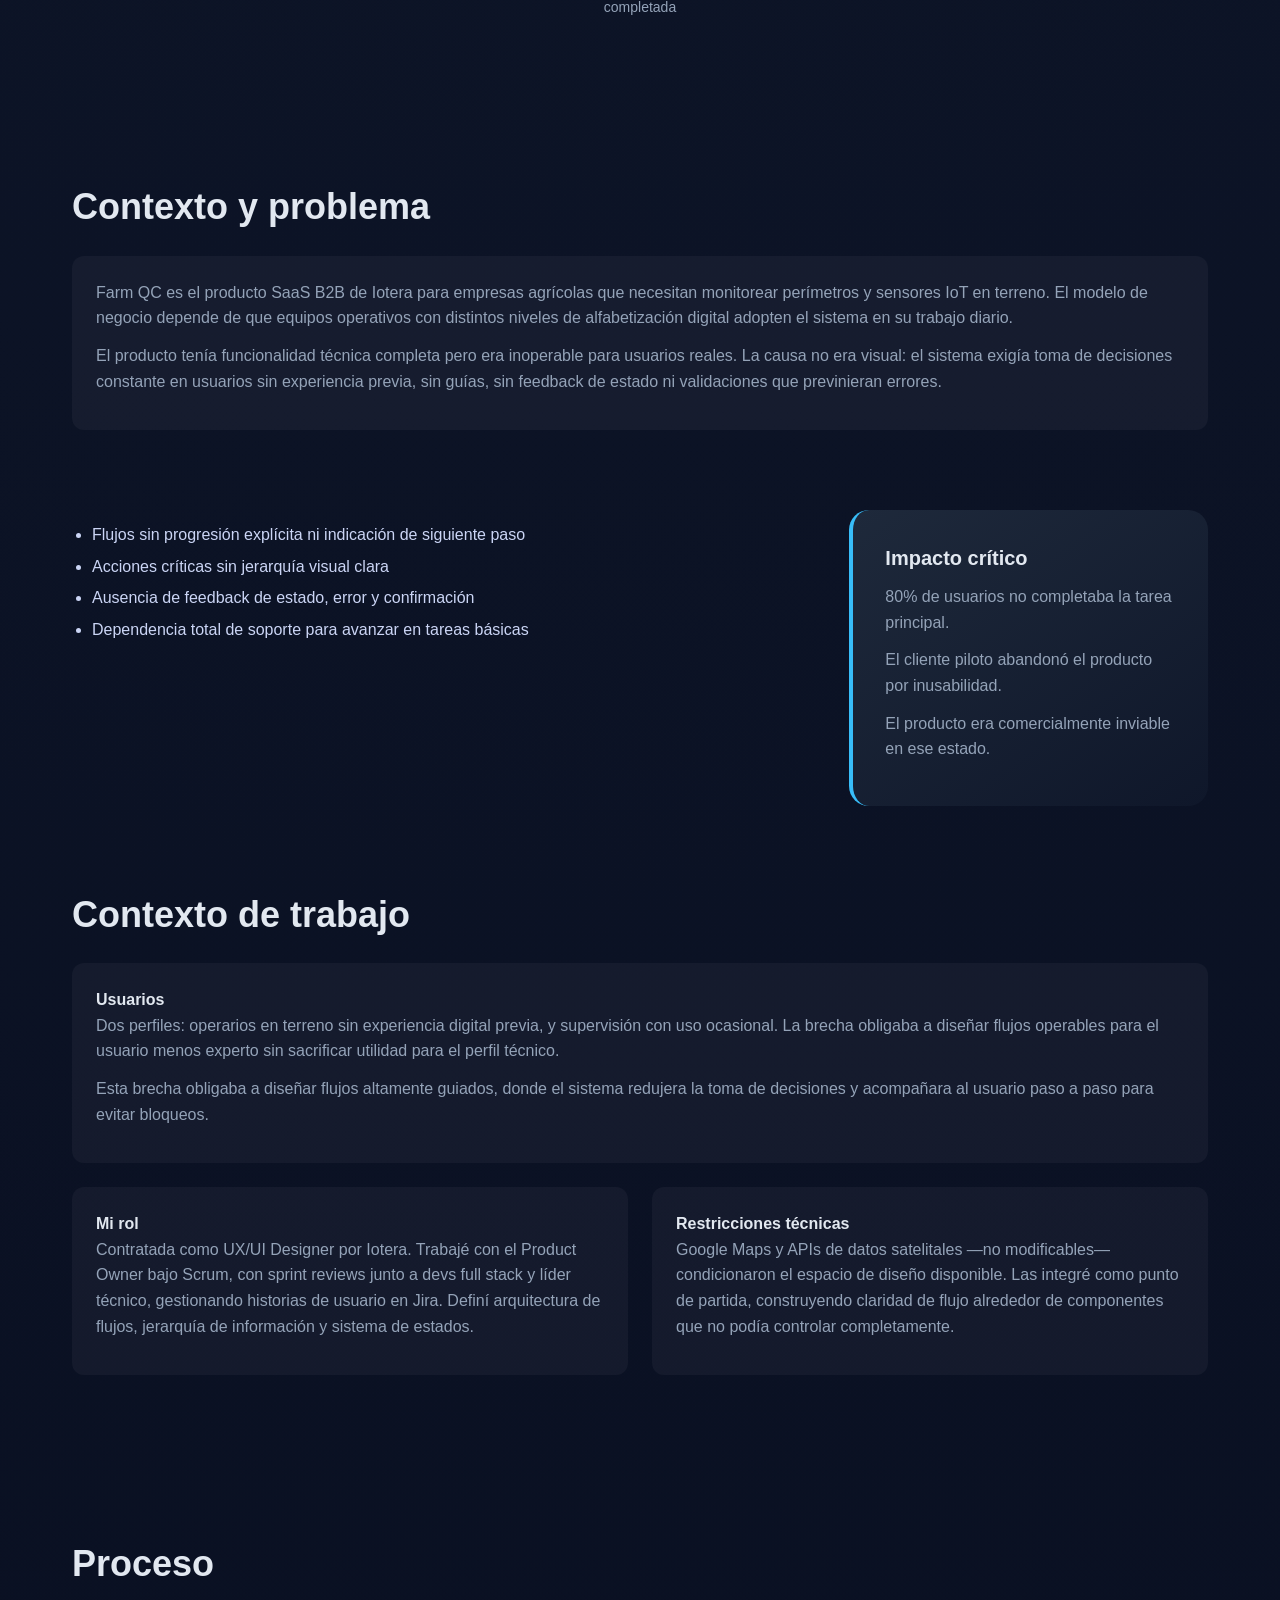
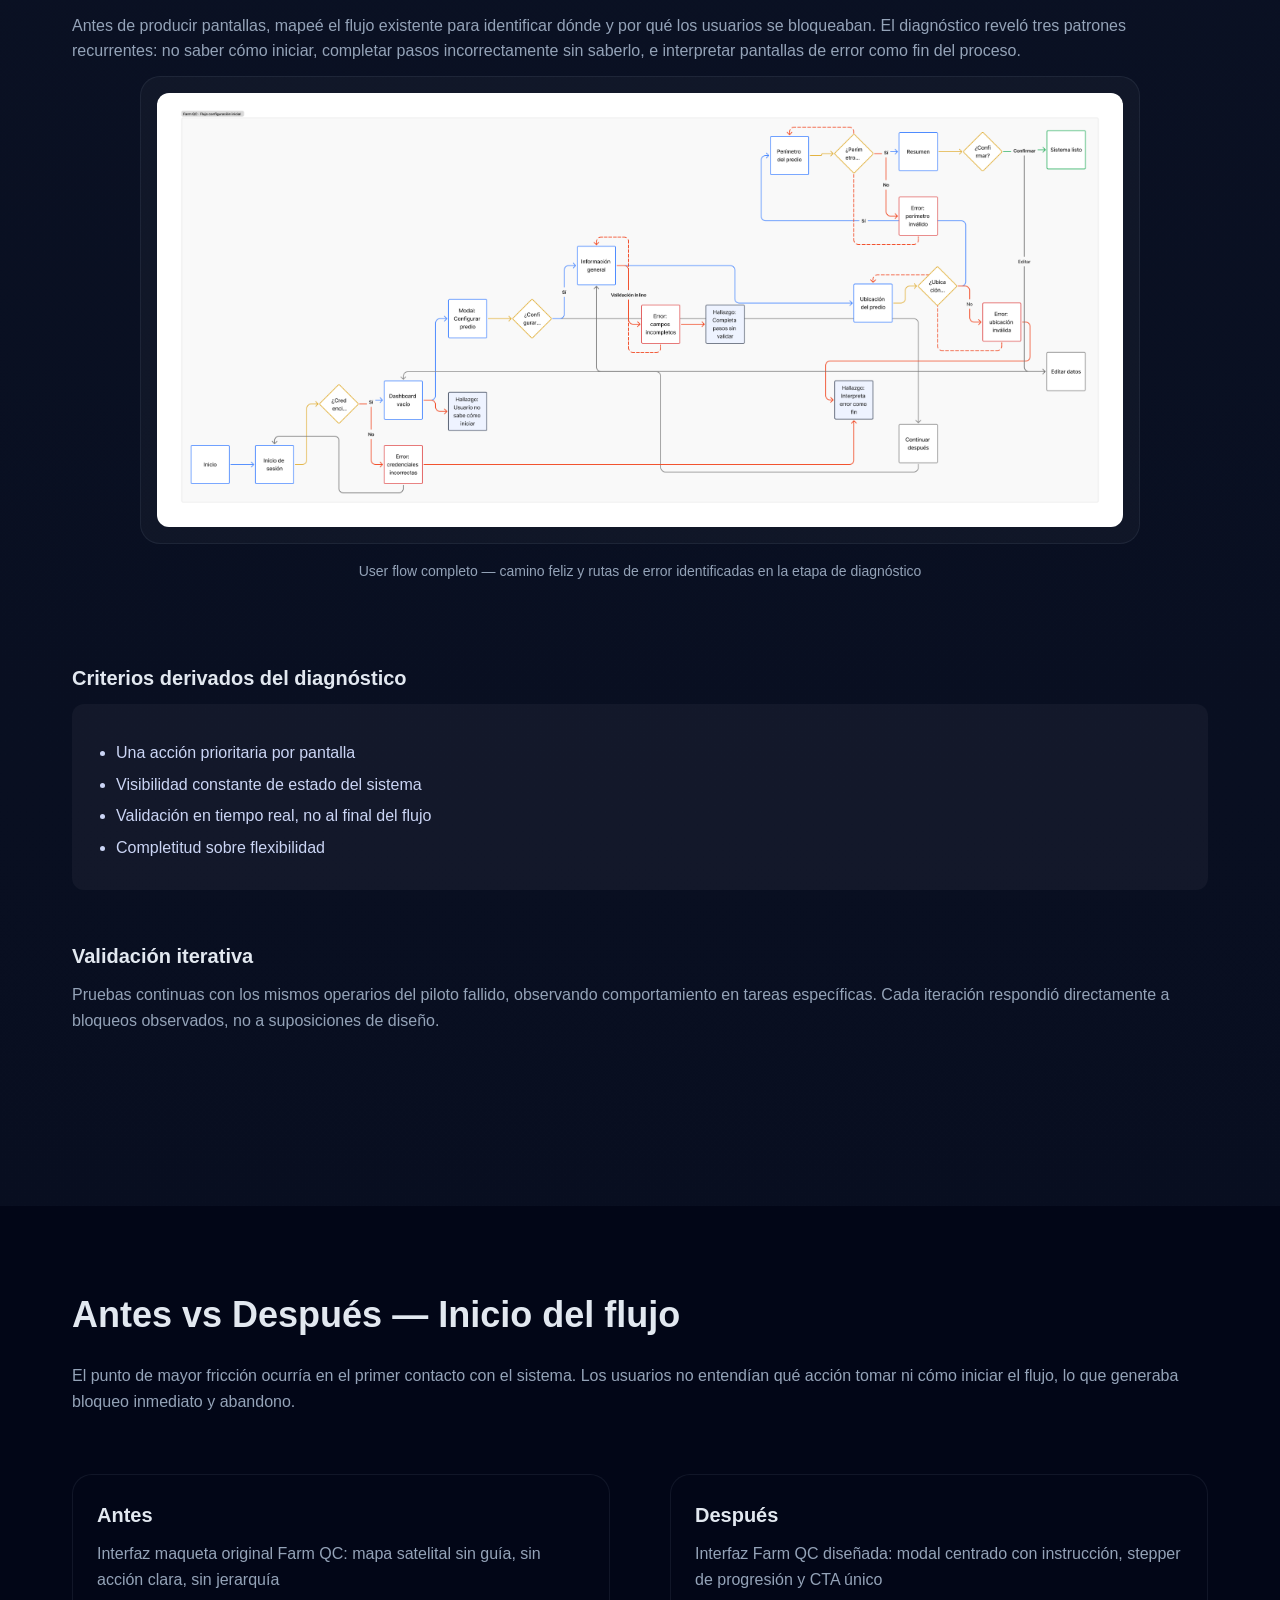
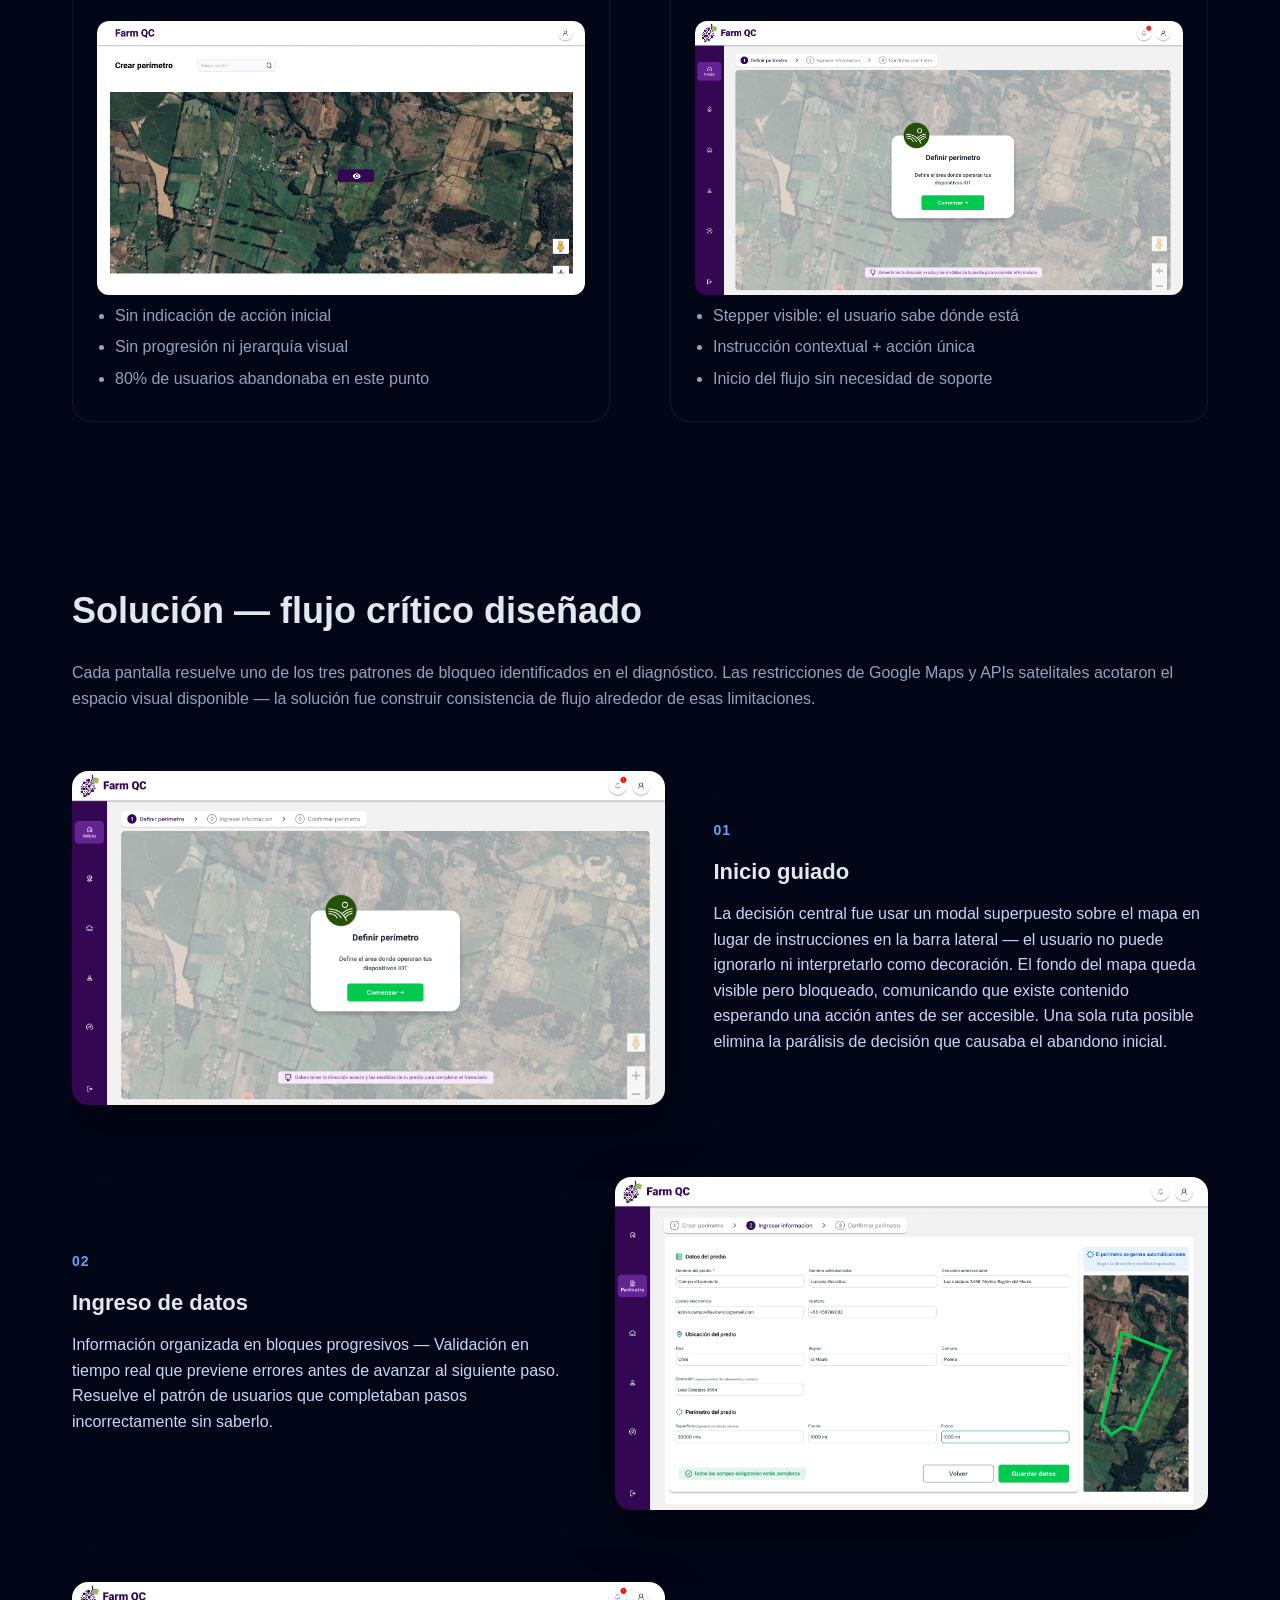
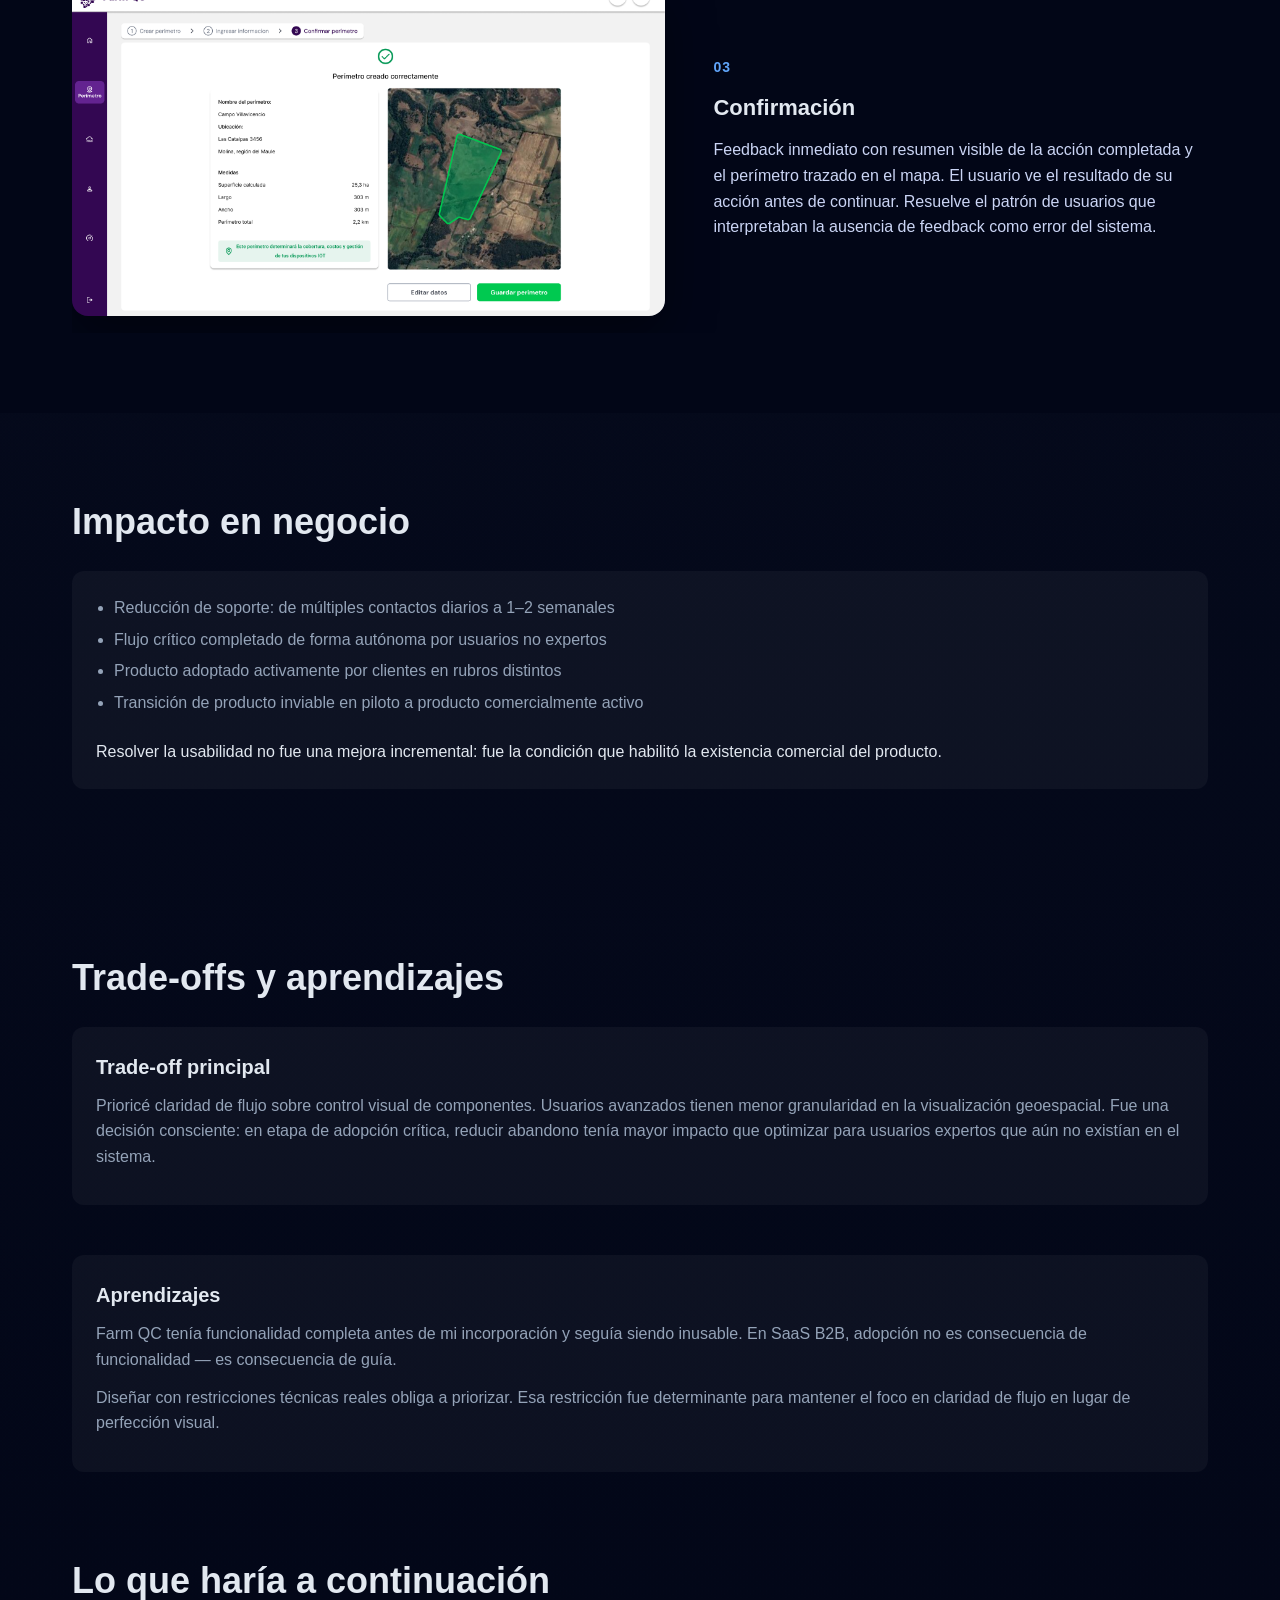
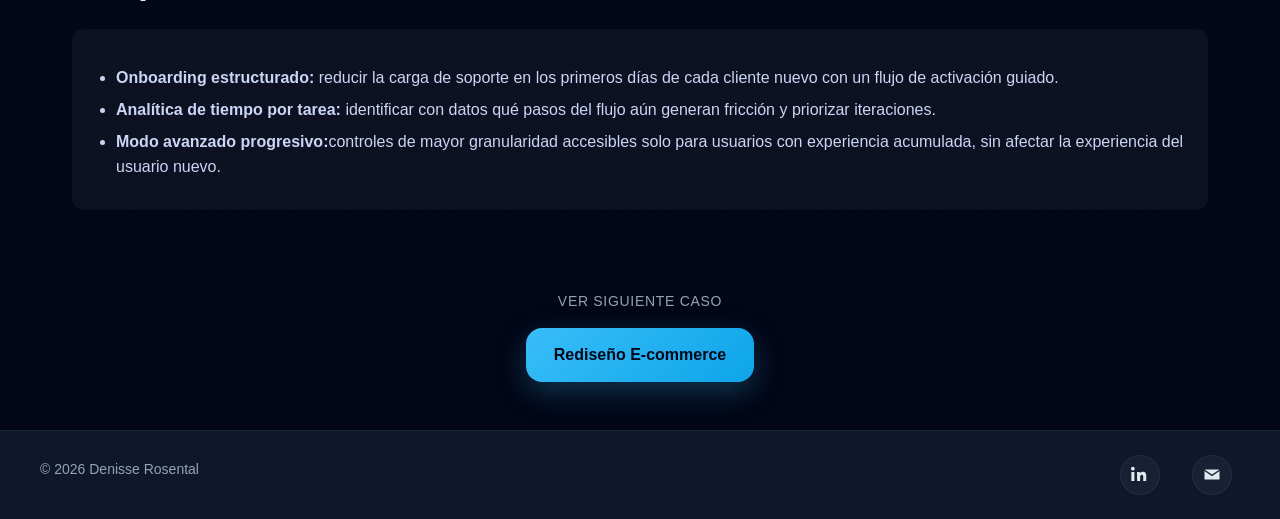
<file: case-2.html>
<!DOCTYPE html>
<html lang="es">

<head>
    <meta charset="UTF-8">
    <title>Farm QC – Case Study</title>
    <link rel="stylesheet" href="case-study-2.css">


</head>

<body>

    <header class="header">
        <div class="container nav-container">
            <a href="index.html" class="logo">Denisse Rosental</a>
            <nav class="nav">
                <a href="index.html#work">Trabajo</a>
                <a href="index.html#about">Sobre mí</a>
                <a href="index.html#contact">Contacto</a>
            </nav>
        </div>
    </header>

    <!-- HERO -->
    <section class="hero">
        <div class="container hero-grid">
            <div>
                <p class="eyebrow">Caso de estudio · Iotera · SaaS B2B IoT</p>
                <h1>Farm QC — Diseño de interacción que habilitó la viabilidad comercial de un SaaS IoT </h1>
                <p class="subtitle">
                    Definí el modelo de interacción de un SaaS IoT agrícola desde sus bases, convirtiendo un
                    producto
                    inviable en piloto en un sistema adoptado activamente por múltiples clientes.
                </p>

                <div class="metrics">
                    <div class="metric-card">
                        <span class="span-2">~5/día → 1–2/semana</span>
                        <p>Contactos a soporte técnico</p>
                    </div>
                    <div class="metric-card">
                        <span class="span-2">↓ abandono crítico</span>
                        <p>Flujo principal ahora completado por usuarios</p>
                    </div>
                    <div class="metric-card">
                        <span class="span-2">Clientes activos</span>
                        <p>Adopción activa post lanzamiento</p>
                    </div>
                </div>
            </div>

            <div class="case-meta">
                
                 <div class="meta-item">
                    <h4>Rol</h4>
                    <p>UX/UI Designer</p>
                </div>

                <div class="meta-item">
                    <h4>Duración</h4>
                    <p>12 meses</p>
                </div>

                <div class="meta-item">
                    <h4>Tipo</h4>
                    <p>SaaS B2B IoT</p>
                </div>
                  <div class="meta-item">
                    <h4>Equipo</h4>
                    <p>Product Owner, devs full stack, líder técnico</p>
                </div>
                  <div class="meta-item">
                    <h4>Metodología</h4>
                    <p> Scrum · Jira</p>
                </div>
                 <div class="meta-item">
                    <h4>Estado</h4>
                    <p>Implementado</p>
                </div>


            </div>
        </div>
    </section>


    <section class="case-section fade-in">
        <figure class="case-figure">
            <div class="project-image media-frame media-frame--hero">
                <img src="images/Farmqc-confirmacion.png"
                    alt="Vista rediseñada del checkout de Outlife con detalle de compra, resumen lateral y CTA principal">
            </div>
            <figcaption>
                Sistema Farm QC: pantalla de confirmación con perímetro trazado en mapa satelital y resumen de
                configuración completada

            </figcaption>
        </figure>
    </section>

    <!-- CONTEXTO y problema-->
    <section class="section">
        <div class="container">
            <h2>Contexto y problema</h2>
            <div class="card">
                <p>
                    Farm QC es el producto SaaS B2B de Iotera para empresas agrícolas que necesitan monitorear
                    perímetros y sensores IoT en terreno. El modelo de negocio depende de que equipos operativos con
                    distintos niveles de alfabetización digital adopten el sistema en su trabajo diario.
                </p>
                <p>
                    El producto tenía funcionalidad técnica completa pero era inoperable para usuarios reales. La causa
                    no era visual: el sistema exigía toma de decisiones constante en usuarios sin experiencia previa,
                    sin guías, sin feedback de estado ni validaciones que previnieran errores.
                </p>
            </div>
        </div>
    </section>

    <!-- PROBLEMA -->
    <section>
        <div class="container split">
            <div>
                <!--<h2>El problema</h2>

                El producto era funcional a nivel técnico, pero inviable a nivel de uso.
                Usuarios reales no lograban completar tareas críticas sin asistencia, generando dependencia constante de
                soporte.

                Durante el piloto, múltiples usuarios requerían ayuda varias veces al día para avanzar en flujos
                básicos,
                lo que llevó al abandono completo del sistema por parte del cliente.

                <p>
                    Durante su uso en una empresa piloto, cerca del 80% de los usuarios abandonaban el flujo principal
                    antes de completarlo, generando en promedio cinco contactos diarios a soporte.
                    Como resultado, el cliente decidió dejar de utilizar el producto.
                </p>

                <p>
                    El problema no era visual, sino estructural: el sistema exigía toma de decisiones constante
                    en usuarios no expertos, sin guías claras, feedback ni validaciones.
                </p>-->

                <ul class="problem-list">
                    <li>Flujos sin progresión explícita ni indicación de siguiente paso</li>
                    <li>Acciones críticas sin jerarquía visual clara</li>
                    <li>Ausencia de feedback de estado, error y confirmación</li>
                    <li>Dependencia total de soporte para avanzar en tareas básicas</li>
                </ul>
            </div>
            <div class="problem-box">
                <h3>Impacto crítico</h3>
                <p>80% de usuarios no completaba la tarea principal.</p>
                <p>El cliente piloto abandonó el producto por inusabilidad.</p>
                <p>El producto era comercialmente inviable en ese estado.</p>
            </div>
        </div>
    </section>




    <!-- Contexto de trabajo -->
    <section class="section">
        <div class="container">
            <h2>Contexto de trabajo</h2>
            <div class="card">
                <strong>Usuarios</strong>
                <p>
                    Dos perfiles: operarios en terreno sin experiencia digital previa, y supervisión con uso ocasional.
                    La brecha obligaba a diseñar flujos operables para el usuario menos experto sin sacrificar utilidad
                    para el perfil técnico.
                </p>

                <p>
                    Esta brecha obligaba a diseñar flujos altamente guiados, donde el sistema redujera la toma de
                    decisiones
                    y acompañara al usuario paso a paso para evitar bloqueos.
                </p>
            </div>
        </div>

        <div class=" container rol-restricciones">

            <div class="grid-2">
                <div class="card">
                    <strong>Mi rol</strong>

                    <p>
                        Contratada como UX/UI Designer por Iotera. Trabajé con el Product Owner bajo Scrum, con sprint
                        reviews junto a devs full stack y líder técnico, gestionando historias de usuario en Jira.
                        Definí arquitectura de flujos, jerarquía de información y sistema de estados.
                    </p>
                </div>
                <div class="card">
                    <strong>Restricciones técnicas</strong>
                    <p>
                        Google Maps y APIs de datos satelitales —no modificables— condicionaron el espacio de diseño
                        disponible. Las integré como punto de partida, construyendo claridad de flujo alrededor de
                        componentes que no podía controlar completamente.
                    </p>
                </div>
            </div>
        </div>
    </section>






    <!-- VALIDACIÓN -->
    <section class="section">
        <div class="container">
            <h2>Proceso</h2>

            <p class="p-proceso">Antes de producir pantallas, mapeé el flujo existente para identificar dónde y por qué
                los usuarios se
                bloqueaban. El diagnóstico reveló tres patrones recurrentes: no saber cómo iniciar, completar pasos
                incorrectamente sin saberlo, e interpretar pantallas de error como fin del proceso.</p>

            <figure class="case-figure">
                <div class="project-image media-frame media-frame--hero">
                    <img src="images/Diagrama de flujo_FarmQC.png"
                        alt="Vista rediseñada del checkout de Outlife con detalle de compra, resumen lateral y CTA principal">
                </div>
                <figcaption>
                    User flow completo — camino feliz y rutas de error identificadas en la etapa de diagnóstico

                </figcaption>
            </figure>



        </div>

        <section class="section">
            <div class="container">
                <h3>
                    Criterios derivados del diagnóstico
                </h3>
                <div class="card">
                    <ul class="problem-list">
                        <li>Una acción prioritaria por pantalla</li>
                        <li>Visibilidad constante de estado del sistema</li>
                        <li>Validación en tiempo real, no al final del flujo</li>
                        <li>Completitud sobre flexibilidad</li>
                    </ul>



                </div>
            </div>

            <div class="container validación">
                <h3>
                    Validación iterativa
                </h3>

                <p>Pruebas continuas con los mismos operarios del piloto fallido, observando comportamiento en tareas
                    específicas. Cada iteración respondió directamente a bloqueos observados, no a suposiciones de
                    diseño.</p>
            </div>
        </section>


    </section>

    <!-- CRITERIOS -->
    <!--<section class="section">
        <div class="container">
            <h2>Criterios de diseño</h2>
            <div class="card">
                <ul>
                    <li>Reducir la carga cognitiva en usuarios no expertos</li>
                    <li>Eliminar ambigüedad en cada paso</li>
                    <li>Visibilidad constante del estado del sistema</li>
                    <li>Priorizar completitud sobre flexibilidad</li>
                </ul>
            </div>
        </div>
    </section>-->

    <!-- DECISIONES -->
    <!--<section class="section">
        <div class="container">
            <h2>Decisiones clave</h2>
            <div class="grid-3">
                <div class="card">
                    <strong>Transformación del modelo de interacción</strong>
                    <p>
                        Reemplacé un sistema exploratorio por un modelo guiado,
                        donde el usuario no necesita decidir qué hacer,
                        sino seguir una secuencia clara de acciones.
                    </p>
                </div>

                <div class="card">
                    <strong>Flujos step-by-step</strong>
                    <p>
                        Diseñé recorridos secuenciales con progresión explícita,
                        reduciendo la carga cognitiva en usuarios con baja alfabetización digital.
                    </p>
                </div>

                <div class="card">
                    <strong>Diseño bajo restricciones técnicas</strong>
                    <p>
                        Adapté la experiencia a APIs no customizables,
                        utilizando sus limitaciones como base para construir consistencia visual y funcional.
                    </p>
                </div>
            </div>
        </div>
    </section>-->

    <!-- BEFORE AFTER -->
    <section class="section dark">
        <div class="container">
            <h2>Antes vs Después — Inicio del flujo</h2>
            <p>
                El punto de mayor fricción ocurría en el primer contacto con el sistema.
                Los usuarios no entendían qué acción tomar ni cómo iniciar el flujo,
                lo que generaba bloqueo inmediato y abandono.
            </p>

            <div class="compare-grid ">
                <div class="compare-card">
                    <h3>Antes</h3>
                    <p>Interfaz maqueta original Farm QC: mapa satelital sin guía, sin acción clara, sin jerarquía</p>
                    <img src="images/antes-farmqc.png">
                    <ul>
                        <li>Sin indicación de acción inicial</li>
                        <li>Sin progresión ni jerarquía visual</li>
                        <li>80% de usuarios abandonaba en este punto</li>

                    </ul>
                </div>

                <div class="compare-card">
                    <h3>Después</h3>
                    <p>Interfaz Farm QC diseñada: modal centrado con instrucción, stepper de progresión y CTA único</p>
                    <img src="images/Farmqc-inicio.png">
                    <ul>
                        <li>Stepper visible: el usuario sabe dónde está</li>
                        <li>Instrucción contextual + acción única</li>
                        <li>Inicio del flujo sin necesidad de soporte</li>

                    </ul>
                </div>
            </div>

            <!--<h3>Cómo se resolvió el problema</h3>

            <p class="flow-impact">
                Para eliminar el abandono, diseñé un flujo guiado donde el sistema acompaña al usuario
                desde el primer paso hasta la configuración completa, reduciendo la toma de decisiones
                y asegurando la completitud de la tarea.
            </p>-->

        </div>
    </section>

    <!-- SOLUCIÓN -->
    <!--<section class="section">
        <div class="container">
            <h2>Solución — flujo crítico diseñado</h2>
            <p>
                La solución se materializó en un sistema de interacción consistente,
                donde cada flujo, componente y estado responde a la necesidad de guiar al usuario
                y asegurar la completitud de tareas críticas.
            </p>

            <div class="solution-grid">
                <div class="solution-card">
                    <h3>Flujos secuenciales guiados</h3>
                    <p>Los procesos fueron estructurados en pasos progresivos que acompañan al usuario y reducen la toma
                        de decisiones.</p>
                </div>

                <div class="solution-card">
                    <h3>Acción principal visible</h3>
                    <p>Cada pantalla presenta una única acción prioritaria, facilitando la continuidad del flujo sin
                        ambigüedad.</p>
                </div>

                <div class="solution-card">
                    <h3>Sistema de estados</h3>
                    <p>Se definieron estados claros de error, éxito y carga para dar feedback inmediato en cada
                        interacción.</p>
                </div>

                <div class="solution-card">
                    <h3>Validación en tiempo real</h3>
                    <p>Los inputs fueron diseñados para prevenir errores antes de avanzar, evitando bloqueos en etapas
                        posteriores.</p>
                </div>
            </div>
        </div>
    </section>-->

    <!-- FLUJO -->
    <section class="section dark flow-section">
        <div class="container">

            <h2>Solución — flujo crítico diseñado
            </h2>

            <p>
                Cada pantalla resuelve uno de los tres patrones de bloqueo identificados en el diagnóstico. Las
                restricciones de Google Maps y APIs satelitales acotaron el espacio visual disponible — la solución fue
                construir consistencia de flujo alrededor de esas limitaciones.
            </p>

            <div class="flow">

                <div class="flow-step">
                    <div class="flow-image">
                        <img src="images/Farmqc-inicio.png" alt="Inicio creación de perímetro">
                    </div>
                    <div class="flow-content">
                        <span class="flow-number">01</span>
                        <h3>Inicio guiado</h3>
                        <p>
                            La decisión central fue usar un modal superpuesto sobre el mapa en lugar de instrucciones en
                            la barra lateral — el usuario no puede ignorarlo ni interpretarlo como decoración. El fondo
                            del mapa queda visible pero bloqueado, comunicando que existe contenido esperando una acción
                            antes de ser accesible. Una sola ruta posible elimina la parálisis de decisión que causaba
                            el abandono inicial.
                        </p>
                    </div>
                </div>

                <div class="flow-step">
                    <div class="flow-image">
                        <img src="images/Farmqc-ingreso.png" alt="Formulario de datos del perímetro">
                    </div>
                    <div class="flow-content">
                        <span class="flow-number">02</span>
                        <h3>Ingreso de datos</h3>
                        <p>
                            Información organizada en bloques progresivos —
                            Validación en tiempo real que previene errores antes de avanzar al siguiente paso. Resuelve
                            el patrón de usuarios que completaban pasos incorrectamente sin saberlo.
                        </p>
                    </div>
                </div>

                <div class="flow-step">
                    <div class="flow-image">
                        <img src="images/Farmqc-confirmacion.png" alt="Confirmación de creación de perímetro">
                    </div>
                    <div class="flow-content">
                        <span class="flow-number">03</span>
                        <h3>Confirmación</h3>
                        <p>
                            Feedback inmediato con resumen visible de la acción completada y el perímetro trazado en el
                            mapa. El usuario ve el resultado de su acción antes de continuar. Resuelve el patrón de
                            usuarios que interpretaban la ausencia de feedback como error del sistema.
                        </p>
                    </div>
                </div>

            </div>

            <!--<div class="flow-impact">
                <p>
                    El rediseño permitió transformar un flujo que anteriormente generaba abandono en un proceso
                    comprensible y continuo, reduciendo la necesidad de soporte y habilitando la correcta configuración
                    del sistema.
                </p>
            </div>-->

        </div>
    </section>

    <!-- IMPACTO -->
    <section class="section">
        <div class="container">
            <h2>Impacto en negocio</h2>
            <div class="card">
                <ul>
                    <li>Reducción de soporte: de múltiples contactos diarios a 1–2 semanales</li>
                    <li>Flujo crítico completado de forma autónoma por usuarios no expertos</li>
                    <li>Producto adoptado activamente por clientes en rubros distintos</li>
                    <li>Transición de producto inviable en piloto a producto comercialmente activo</li>
                </ul>

                <div class="impacto">
                    Resolver la usabilidad no fue una mejora incremental: fue la condición que habilitó la existencia
                    comercial del producto.
                </div>

            </div>
        </div>
    </section>

    <!-- TRADE OFFS -->
    <section class="section">
        <div class="container">
            <h2>Trade-offs y aprendizajes</h2>
            <div class="card">
                <h3>Trade-off principal</h3>
                <p>Prioricé claridad de flujo sobre control visual de componentes. Usuarios avanzados tienen menor
                    granularidad en la visualización geoespacial. Fue una decisión consciente: en etapa de adopción
                    crítica,
                    reducir abandono tenía mayor impacto que optimizar para usuarios expertos que aún no existían en el
                    sistema.</p>
            </div>
        </div>

        <!-- APRENDIZAJE -->

        <div class="container ">

            <div class="card validación ">
                <h3>Aprendizajes</h3>

                <p>Farm QC tenía funcionalidad completa antes de mi incorporación y seguía siendo inusable. En SaaS
                    B2B, adopción no es consecuencia de funcionalidad — es consecuencia de guía.</p>

                <p>Diseñar con restricciones técnicas reales obliga a priorizar. Esa restricción fue determinante
                    para mantener el foco en claridad de flujo en lugar de perfección visual.</p>

            </div>
        </div>
    </section>





    <!-- NEXT -->
    <section class="container">
        <h2>Lo que haría a continuación</h2>
        <div class="card">
            <ul class="problem-list">
                <li> <strong>Onboarding estructurado:</strong> reducir la carga de soporte en los primeros días de cada
                    cliente nuevo con
                    un flujo de activación guiado.</li>
                <li> <strong>Analítica de tiempo por tarea: </strong>identificar con datos qué pasos del flujo aún
                    generan fricción y priorizar iteraciones.</li>
                <li> <strong>Modo avanzado progresivo:</strong>controles de mayor granularidad accesibles solo para
                    usuarios con experiencia acumulada, sin afectar la experiencia del usuario nuevo.</li>



            </ul>
        </div>
    </section>

    <!-- Sección CTA sobre el footer -->
    <section class="next-case">
        <p class="next-case-label">Ver siguiente caso</p>
        <a href="case-3.html" class="next-case-btn">Rediseño E-commerce</a>
    </section>

    <!-- Footer -->
    <footer class="footer">
        <div class="footer-content">
            <p class="footer-copy">© 2026 Denisse Rosental</p>

            <div class="footer-links">
                <a href="https://www.linkedin.com/" target="_blank" aria-label="LinkedIn">
                    <!-- Icono LinkedIn -->
                    <svg viewBox="0 0 24 24" fill="currentColor">
                        <path
                            d="M4.98 3.5C4.98 4.88 3.86 6 2.48 6S0 4.88 0 3.5 1.12 1 2.48 1 4.98 2.12 4.98 3.5zM.5 8h4v12h-4zM8 8h3.8v1.7h.1c.5-.9 1.8-1.9 3.7-1.9 4 0 4.7 2.6 4.7 6v6.2h-4v-5.5c0-1.3 0-3-1.9-3s-2.2 1.5-2.2 2.9v5.6h-4z" />
                    </svg>
                </a>

                <a href="mailto:tuemail@gmail.com" aria-label="Gmail">
                    <!-- Icono Gmail -->
                    <svg viewBox="0 0 24 24" fill="currentColor">
                        <path d="M12 13.5 2 6.75V18h20V6.75L12 13.5zm10-9H2l10 6.75L22 4.5z" />
                    </svg>
                </a>
            </div>
        </div>
    </footer>


    <script src="script.js"></script>

</body>

</html>
</file>
<file: home.css>
/* =========================
   RESET
========================= */
* {
    margin: 0;
    padding: 0;
    box-sizing: border-box;
}

/* =========================
   TOKENS
========================= */
:root {
    --bg-primary: #020617;
    --bg-secondary: #0f172a;
    --bg-card: rgba(30, 41, 59, 0.6);

    --text-primary: #e2e8f0;
    --text-secondary: #94a3b8;

    --accent: #38bdf8;

    --border: rgba(148, 163, 184, 0.1);

    --radius-md: 16px;
    --radius-lg: 20px;

    --space-xs: 8px;
    --space-sm: 16px;
    --space-md: 24px;
    --space-lg: 48px;
    --space-xl: 80px;
}

/* =========================
   BASE
========================= */
body {
    font-family: 'Inter', sans-serif;
    background: radial-gradient(circle at top, #0f172a, #020617);
    color: var(--text-primary);
    line-height: 1.6;
    overflow-x: hidden;
}

/* =========================
   CONTAINER
========================= */
.container {
    width: 100%;
    max-width: 1100px;
    margin: 0 auto;
    padding: 0 24px;
}

/* =========================
   HEADER
========================= */
.header {
    position: fixed;
    top: 0;
    left: 0;
    width: 100%;
    height: 72px;

    display: flex;
    align-items: center;

    background: rgba(255, 255, 255, 0.85);
    backdrop-filter: blur(12px);
    border-bottom: 1px solid rgba(0, 0, 0, 0.05);

    z-index: 1000;
}

.nav-container {
    display: flex;
    justify-content: space-between;
    align-items: center;
}

.logo {
    font-weight: 700;
    font-size: 1.2rem;
    color: #1e293b;
    text-decoration: none;
}

.nav {
    display: flex;
    gap: 40px;
}

.nav a {
    font-size: 0.8rem;
    font-weight: 500;
    color: rgb(5, 5, 65);
    text-decoration: none;
}

.nav a:hover {
    color: var(--accent);
}

/* =========================
   HERO
========================= */
.hero {
    min-height: 85vh;
    display: flex;
    align-items: center;

    padding-top: 120px;
    padding-bottom: var(--space-xl);
}

.hero-container {
    max-width: 1100px;
}

.hero-title {
    font-size: 56px;
    line-height: 1.15;
    margin-top: var(--space-md);
}

.role-tag {
    font-size: 12px;
    letter-spacing: 0.08em;
    text-transform: uppercase;
    color: var(--accent);
}

.hero-scroll {
    margin-top: var(--space-lg);
    display: flex;
    flex-direction: column;
    gap: 6px;
    color: var(--text-secondary);
}

/* =========================
   PROJECTS
========================= */
.projects-grid {
    max-width: 1100px;
    margin: 100px auto;
    padding: 0 24px;

    margin-top: var(--space-lg);

    display: grid;
    grid-template-columns: repeat(3, 1fr);
    gap: var(--space-md);
}

/* =========================
   CARD
========================= */
.project-card {
    background: var(--bg-card);
    border-radius: var(--radius-lg);
    overflow: hidden;
    text-decoration: none;
    color: inherit;
    border: 1px solid var(--border);

    transition: all 0.35s ease;
    position: relative;
}

.project-card::after {
    content: "";
    position: absolute;
    inset: 0;
    background: linear-gradient(180deg, transparent, rgba(2, 6, 23, 0.8));
    opacity: 0;
    transition: opacity 0.3s ease;
}

.project-card:hover::after {
    opacity: 1;
}

.project-card:hover {
    transform: translateY(-8px);
    box-shadow: 0 25px 60px rgba(0, 0, 0, 0.5);
    border-color: rgba(56, 189, 248, 0.3);
}

.project-content {
    padding: var(--space-md);
    display: flex;
    flex-direction: column;
    gap: 6px;
}

.project-content.no-image {
    padding: var(--space-lg) var(--space-md);
    min-height: 220px;
    display: flex;
    flex-direction: column;
    justify-content: space-between;
}

.project-kpi {
    display: flex;
    align-items: center;
    gap: 6px;

    font-size: 12px;
    font-weight: 600;
    color: var(--accent);
    text-transform: uppercase;
}

.kpi-icon {
    font-size: 12px;
}

.project-title {
    font-size: 20px;
    font-weight: 600;
}

.project-meta {
    font-size: 13px;
    color: var(--text-secondary);
}

.project-desc {
    font-size: 14px;
    color: var(--text-secondary);
    margin-top: var(--space-xs);
}

/* =========================
   ABOUT
========================= */
.about {
    padding: var(--space-xl) 0;
    margin-top: 130px;
}

.about-grid {
    display: grid;
    grid-template-columns: 1fr 1fr;
    gap: var(--space-lg);
    align-items: start;
}

.about-text {
    display: flex;
    flex-direction: column;
    gap: var(--space-sm);
}

.about-text p {
    color: var(--text-secondary);
    max-width: 520px;
}

/* =========================
   SKILLS CARD (LIVIANA)
========================= */
.skills-card {
    background: var(--bg-card);
    border-radius: var(--radius-lg);
    padding: 18px;
    border: 1px solid var(--border);

    display: flex;
    flex-direction: column;
    gap: 18px;
}

.skills-groups {
    display: flex;
    flex-direction: column;
    gap: 16px;
}

.skill-group {
    display: flex;
    flex-direction: column;
    gap: 6px;
}

.skill-label {
    font-size: 11px;
    letter-spacing: 0.06em;
    text-transform: uppercase;
    color: var(--accent);
    font-weight: 600;
}

.tags-container {
    display: flex;
    flex-wrap: wrap;
    gap: 6px;
}

.tag {
    font-size: 11.5px;
    padding: 3px 8px;
    border-radius: 999px;

    background: rgba(56, 189, 248, 0.05);
    color: var(--text-secondary);

    border: 1px solid rgba(56, 189, 248, 0.06);

    transition: all 0.2s ease;
}

.tag:hover {
    background: rgba(56, 189, 248, 0.1);
    color: var(--text-primary);
    transform: translateY(-1px);
}

/* =========================
   CONTACT
========================= */
.contact {
    padding: var(--space-xl) 0;
    text-align: center;
}

.contact-title {
    font-size: 32px;
}

.contact-subtitle {
    color: var(--text-secondary);
    margin-top: var(--space-xs);
}

.button {
    margin-top: var(--space-md);
    display: inline-block;
    padding: 10px 20px;
    background: var(--accent);
    color: #020617;
    border-radius: var(--radius-md);
    text-decoration: none;
    font-size: 14px;
}

/* =========================
   FOOTER (REDUCIDO)
========================= */
.footer {
    background: var(--bg-secondary);
    padding: 14px 0;
}

.footer-container {
    display: flex;
    justify-content: space-between;
    align-items: center;
}

.footer-copy {
    font-size: 12px;
    color: var(--text-secondary);
}

.footer-links a {
    font-size: 12px;
    margin-left: 12px;
    color: var(--text-secondary);
    text-decoration: none;
}

.footer-links a:hover {
    color: var(--text-primary);
}

/* =========================
   RESPONSIVE
========================= */
@media (max-width: 1024px) {
    .projects-grid {
        grid-template-columns: 1fr;
    }

    .about-grid {
        grid-template-columns: 1fr;
    }

    .hero-title {
        font-size: 40px;
    }
}

.project-card {
    text-decoration: none;
    display: block;
    transition: transform 0.3s ease, border-color 0.3s ease;
}

.project-card:hover {
    transform: translateY(-6px);
}

.project-cta {
    margin-top: 28px;
    font-size: 14px;
    font-weight: 600;
    display: inline-flex;
    align-items: center;
    gap: 8px;
    color: #7aa2ff;
    transition: gap 0.25s ease;
}

.project-card:hover .project-cta {
    gap: 12px;
}


.hero-container {
    display: grid;
    grid-template-columns: 1.7fr 0.6fr;
    align-items: center;
    gap: 64px;
    min-height: 85vh;
}

.hero-content {
    max-width: 640px;
}

.hero-image-wrapper {
    display: flex;
    justify-content: center;
    align-items: center;
}

.hero-image {
    width: 100%;
    max-width: 380px;
    height: auto;
    border-radius: 28px;
    object-fit: cover;
    filter: grayscale(100%);
}

@media (max-width: 900px) {
    .hero-container {
        grid-template-columns: 1fr;
        gap: 40px;
        text-align: center;
    }

    .hero-content {
        max-width: 100%;
    }

    .hero-image {
        max-width: 280px;
    }

    .hero-scroll {
        justify-content: center;
    }
}
</file>
<file: case-study-1.css>
/* =========================
   RESET
========================= */
* {
    margin: 0;
    padding: 0;
    box-sizing: border-box;
}

/* =========================
   TOKENS (BASE SYSTEM)
========================= */
:root {
    --bg-primary: #020617;
    --bg-secondary: #0f172a;
    --bg-card: rgba(30, 41, 59, 0.6);

    --text-primary: #e2e8f0;
    --text-secondary: #94a3b8;

    --accent: #38bdf8;

    --border: rgba(148, 163, 184, 0.1);

    --radius-md: 16px;
    --radius-lg: 20px;

    --space-xs: 8px;
    --space-sm: 16px;
    --space-md: 24px;
    --space-lg: 48px;
    --space-xl: 80px;
}

/* =========================
   BASE
========================= */
body {
    font-family: 'Inter', sans-serif;
    background: radial-gradient(circle at top, #0f172a, #020617);
    color: var(--text-primary);
    line-height: 1.6;
    overflow-x: hidden;
}

/* =========================
   CONTAINER
========================= */
.container {
    width: 100%;
    max-width: 1200px;
    margin: 0 auto;
    padding: 0 32px;
}

/* =========================
   HERO
========================= */
.case-study-hero {
    padding: 120px 0 var(--space-xl);
    position: relative;
}

.case-study-hero::after {
    content: "";
    position: absolute;
    width: 500px;
    height: 500px;
    background: var(--accent);
    filter: blur(160px);
    opacity: 0.08;
    top: -100px;
    right: -100px;
}

.case-hero-grid {
    display: grid;
    grid-template-columns: 2fr 1fr;
    gap: var(--space-xl);
}

/* TYPO HERO */
.hero-title {
    font-size: 52px;
    line-height: 1.1;
    margin-bottom: var(--space-md);
}

.hero-subtitle {
    font-size: 18px;
    color: var(--text-secondary);
    max-width: 560px;
}

.case-context {
    margin-top: var(--space-md);
    color: var(--text-secondary);
}

/* =========================
   METRICS (REUTILIZABLE)
========================= */
.metrics {
    display: flex;
    gap: 20px;
    margin-top: 50px;
}

.metric-card {
    background: var(--bg-card);
    backdrop-filter: blur(10px);
    padding: 20px;
    border-radius: var(--radius-md);
    flex: 1;
    border: 1px solid var(--border);
}

.metric-card span {
    font-size: 24px;
    color: var(--accent);
    display: block;
}

.metric-card p {
    font-size: 14px;
    color: var(--text-secondary);
}

/* =========================
   META CARD
========================= */
.case-meta {
    background: linear-gradient(145deg, #1e293b, #020617);
    padding: 28px;
    border-radius: var(--radius-lg);
    border: 1px solid var(--border);
    height: fit-content;
}

.meta-item {
    margin-bottom: var(--space-md);
}

.meta-item h4 {
    font-size: 12px;
    color: var(--text-secondary);
    margin-bottom: 4px;
}

.meta-item p {
    font-size: 14px;
}

/* =========================
   SECTIONS
========================= */
.case-section {
    padding: var(--space-xl) 0;
}

.section-heading h2 {
    font-size: 36px;
    margin-bottom: var(--space-sm);
}

.section-heading p {
    color: var(--text-secondary);
    max-width: 720px;
}

/* =========================
   CARDS (GLOBAL SYSTEM)
========================= */
.card {
    background: rgba(255, 255, 255, 0.04);
    padding: var(--space-md);
    border-radius: 12px;
    border: 1px solid var(--border);
}

/* =========================
   GRID SYSTEM
========================= */
.grid-2 {
    display: grid;
    grid-template-columns: repeat(2, 1fr);
    gap: var(--space-md);
}

.grid-3 {
    display: grid;
    grid-template-columns: repeat(3, 1fr);
    gap: var(--space-md);
}

/* =========================
   COMPARE (ANTES/DESPUÉS)
========================= */
.compare-grid {
    display: grid;
    grid-template-columns: 1fr 1fr;
    gap: var(--space-xl);
    margin-top: var(--space-lg);
}

.compare-item img {
    width: 100%;
    border-radius: 12px;
}

/* =========================
   FLOW
========================= */
.flow-grid {
    display: grid;
    grid-template-columns: repeat(3, 1fr);
    gap: var(--space-sm);
}

.flow-card img {
    width: 100%;
    border-radius: 12px;
}

/* =========================
   FOUNDATIONS
========================= */
.foundations-grid {
    display: grid;
    grid-template-columns: repeat(3, 1fr);
    gap: var(--space-md);
}

.foundation-card {
    background: linear-gradient(145deg, #1e293b, #0f172a);
    padding: var(--space-md);
    border-radius: var(--radius-lg);
    border: 1px solid var(--border);
}

/* =========================
   IMAGES
========================= */
.project-image img {
    width: 100%;
    border-radius: 12px;
}

/* =========================
   TYPO
========================= */
h2 {
    font-size: 32px;
}

h3 {
    font-size: 18px;
}

p {
    color: var(--text-secondary);
}

/* =========================
   FOOTER / CONTACT
========================= */
.contact-container {
    text-align: center;
    max-width: 600px;
}

.button {
    display: inline-block;
    background-color: var(--accent);
    color: white;
    padding: 1rem 2rem;
    border-radius: 100px;
    transition: 0.2s;
}

.button:hover {
    transform: translateY(-2px);
}

/* =========================
   RESPONSIVE
========================= */
@media (max-width: 900px) {

    .case-hero-grid,
    .grid-2,
    .grid-3,
    .flow-grid,
    .foundations-grid,
    .compare-grid {
        grid-template-columns: 1fr;
    }

    .metrics {
        flex-direction: column;
    }

    .hero-title {
        font-size: 40px;
    }
}

.case-image {
    margin-top: 40px;
}

.case-image img {
    width: 100%;
    height: auto;
    border-radius: 16px;
    display: block;
}

.case-image-caption {
    margin-top: 12px;
    font-size: 14px;
    color: #6b7280;
    line-height: 1.5;
}

/* --- HEADER CONSISTENTE --- */
.header {
    position: sticky;
    top: 0;
    z-index: 1000;

    background: rgba(255, 255, 255, 0.9);
    backdrop-filter: blur(8px);

    border-bottom: 1px solid rgba(0, 0, 0, 0.05);
}

/* contenedor interno */
.nav-container {
    display: flex;
    justify-content: space-between;
    align-items: center;

    padding: 16px 0;
}

/* links */
.nav a {
    text-decoration: none;
    color: #111;
    margin-left: 24px;
    font-weight: 500;
}

.header {
    position: fixed;
    top: 0;
    left: 0;
    width: 100%;
    background: rgba(255, 255, 255, 0.85);
    backdrop-filter: blur(12px);
    border-bottom: 1px solid rgba(0, 0, 0, 0.03);
    z-index: 100;
    transition: transform 0.3s ease;
}

.nav-container {
    display: flex;
    justify-content: space-between;
    align-items: center;
    height: 72px;
}

.logo {
    font-weight: 600;
    font-size: 1.125rem;
    color: #1e293b;
    text-decoration: none;
}

.nav {
    display: flex;
    gap: var(--spacing-md);
}

.nav a {
    font-size: 0.875rem;
    font-weight: 500;
    color: var(--text-secondary);
}

.nav a:hover {
    color: #1e293b;
}

/* Home Hero */
.hero {
    min-height: 100vh;
    display: flex;
    flex-direction: column;
    justify-content: center;
    padding-top: 80px;
}

.role-tag {
    display: inline-block;
    font-size: 0.875rem;
    font-weight: 600;
    color: var(--text-secondary);
    text-transform: uppercase;
    letter-spacing: 0.05em;
    margin-bottom: var(--spacing-md);
    padding: 0.25rem 0.75rem;
    border: 1px solid var(--border-color);
    border-radius: 100px;
    background-color: var(--surface-color);
}



.hero-scroll {
    margin-top: var(--spacing-xl);
    display: inline-flex;
    align-items: center;
    gap: 0.75rem;
    font-size: 0.875rem;
    color: var(--text-tertiary);
}

.scroll-arrow {
    animation: bounce 2s infinite;
}

@keyframes bounce {

    0%,
    20%,
    50%,
    80%,
    100% {
        transform: translateY(0);
    }

    40% {
        transform: translateY(5px);
    }

    60% {
        transform: translateY(3px);
    }
}

.eyebrow {
    font-size: 14px;
    color: #777;
    margin-bottom: 10px;
}

/* =========================
   CTA SOBRE FOOTER
========================= */
.next-case {
    text-align: center;
    padding: var(--space-xl) var(--space-md) var(--space-lg);
    background: var(--bg-primary);
}

.next-case-label {
    font-size: 14px;
    color: var(--text-secondary);
    margin-bottom: var(--space-sm);
    letter-spacing: 0.05em;
    text-transform: uppercase;
}

.next-case-btn {
    display: inline-block;
    padding: 14px 28px;
    border-radius: var(--radius-md);

    background: linear-gradient(135deg, var(--accent), #0ea5e9);
    color: #020617;
    font-weight: 600;
    text-decoration: none;

    transition: all 0.25s ease;
    box-shadow: 0 10px 30px rgba(56, 189, 248, 0.25);
}

.next-case-btn:hover {
    transform: translateY(-2px);
    box-shadow: 0 14px 40px rgba(56, 189, 248, 0.35);
}

/* =========================
   FOOTER
========================= */
.footer {
    background: var(--bg-secondary);
    border-top: 1px solid var(--border);
    padding: var(--space-md);
}

.footer-content {
    max-width: 1200px;
    margin: 0 auto;

    display: flex;
    align-items: center;
    justify-content: space-between;
    gap: var(--space-md);

    flex-wrap: wrap;
}

.footer-copy {
    color: var(--text-secondary);
    font-size: 14px;
}

.footer-links {
    display: flex;
    gap: var(--space-sm);
}

.footer-links a {
    display: flex;
    align-items: center;
    justify-content: center;

    width: 40px;
    height: 40px;

    border-radius: 50%;
    background: var(--bg-card);
    color: var(--text-primary);

    transition: all 0.25s ease;
    border: 1px solid var(--border);
}

.footer-links a:hover {
    color: var(--accent);
    border-color: var(--accent);
    transform: translateY(-2px);
}

.footer-links svg {
    width: 18px;
    height: 18px;
}

.before-after {
    padding: 80px 0;
}

.comparison-grid {
    display: grid;
    grid-template-columns: 1fr 1fr;
    gap: 48px;
    margin-top: 48px;
}

.comparison-card {
    display: flex;
    flex-direction: column;
}

.label {
    font-size: 14px;
    font-weight: 600;
    margin-bottom: 16px;
    text-transform: uppercase;
    letter-spacing: 0.05em;
}

.label.before {
    color: #94a3b8;
    /* gris frío */
}

.label.after {
    color: #3b82f6;
    /* azul principal */
}

/* 🔑 SOLUCIÓN ALTURA IGUAL */
.image-container {
    width: 100%;
    height: 380px;
    border-radius: 16px;
    overflow: hidden;
    border: 1px solid #e2e8f0;
    background: #0f172a;
}

.image-container img {
    width: 100%;
    height: 100%;
    object-fit: cover;
}

/* LISTAS */
.comparison-list {
    margin-top: 24px;
    padding-left: 18px;
    display: flex;
    flex-direction: column;
    gap: 12px;
}

.comparison-list li {
    font-size: 15px;
    color: #cbd5f5;
    line-height: 1.5;
}

/* RESPONSIVE */
@media (max-width: 768px) {
    .comparison-grid {
        grid-template-columns: 1fr;
    }

    .image-container {
        height: 260px;
    }
}

/* SECTION */
.decisions-section {
    padding: 80px 0;
}

/* GRID (aislado) */
.decisions-section .decisions-grid {
    display: grid;
    grid-template-columns: repeat(3, 1fr);
    gap: 32px;
    margin-top: 40px;
}

/* CARD */
.decisions-section .decision-card {
    display: flex;
    flex-direction: column;
    height: 100%;

    padding: 24px;
    border-radius: 20px;

    background: linear-gradient(180deg,
            rgba(255, 255, 255, 0.04),
            rgba(255, 255, 255, 0.01));

    border: 1px solid rgba(255, 255, 255, 0.08);

    transition: transform 0.3s ease, border 0.3s ease;
}

.decisions-section .decision-card:hover {
    transform: translateY(-6px);
    border: 1px solid rgba(59, 130, 246, 0.4);
}

/* HEADER */
.decisions-section .decision-header {
    margin-bottom: 16px;
}

.decisions-section .decision-header h3 {
    font-size: 18px;
    font-weight: 600;
    color: #ffffff;
}

.decisions-section .decision-header p {
    font-size: 14px;
    color: #94a3b8;
    margin-top: 4px;
}

/* 🔑 MEDIA (TOTALMENTE AISLADO) */
.decisions-section .decision-media {
    width: 100%;
    height: 180px;

    margin: 16px 0;

    border-radius: 14px;
    overflow: hidden;

    background: #020617;

    display: flex;
    align-items: center;
    justify-content: center;
}

.decisions-section .decision-media img {
    width: 100%;
    height: 100%;
    object-fit: contain;
}

/* CAPTION */
.decisions-section .decision-caption {
    font-size: 14px;
    color: #cbd5f5;
    line-height: 1.5;
    margin-top: auto;
}

/* RESPONSIVE */
@media (max-width: 1024px) {
    .decisions-section .decisions-grid {
        grid-template-columns: 1fr 1fr;
    }
}

@media (max-width: 768px) {
    .decisions-section .decisions-grid {
        grid-template-columns: 1fr;
    }

    .decisions-section .decision-media {
        height: 200px;
    }
}

.system-case1 {
    color: white;
    font-size: 14px;
    margin-top: 10px;
    line-height: 1.5;
}

/* CROSS PLATFORM */

/* =========================
   CROSS PLATFORM SECTION
========================= */

.cross-platform-section {
    background: transparent;
}

.cross-platform-principles {
    display: grid;
    grid-template-columns: repeat(3, 1fr);
    gap: 24px;
    margin-top: 40px;
}

/* =========================
   CROSS PLATFORM SECTION
========================= */

.cross-platform-section {
    background: transparent;
}

/* ===== DEVICE STACK SHOWCASE ===== */

.cross-platform-stack {
    position: relative;
    margin-top: 72px;
    min-height: 720px;
    max-width: 1100px;
    margin-left: auto;
    margin-right: auto;
}

.desktop-device,
.tablet-device,
.mobile-device {
    position: absolute;
    background: rgba(255, 255, 255, 0.03);
    border: 1px solid rgba(255, 255, 255, 0.08);
    border-radius: 24px;
    padding: 18px;
    box-shadow: 0 30px 70px rgba(0, 0, 0, 0.35);
    transition: transform 0.35s ease;
}

.desktop-device:hover,
.tablet-device:hover,
.mobile-device:hover {
    transform: translateY(-8px);
}

.desktop-device img,
.tablet-device img,
.mobile-device img {
    width: 100%;
    display: block;
    object-fit: contain;
    border-radius: 14px;
}

/* Desktop */
.desktop-device {
    width: 68%;
    left: 0;
    top: 120px;
    z-index: 1;
}

.desktop-device img {
    max-height: 430px;
}

/* Tablet */
.tablet-device {
    width: 28%;
    right: 6%;
    top: 0;
    z-index: 2;
}

.tablet-device img {
    max-height: 360px;
}

/* Mobile */
.mobile-device {
    width: 22%;
    right: 0;
    bottom: 40px;
    z-index: 3;
}

.mobile-device img {
    max-height: 360px;
}

.device-legend {
    margin-top: 40px;
    display: flex;
    justify-content: center;
    gap: 32px;
    flex-wrap: wrap;
    font-size: 14px;
    font-weight: 600;
    opacity: 0.85;
}

.device-legend span {
    color: inherit;
}

@media (max-width: 1024px) {
    .cross-platform-stack {
        position: static;
        min-height: auto;
        display: flex;
        flex-direction: column;
        gap: 24px;
    }

    .desktop-device,
    .tablet-device,
    .mobile-device {
        position: static;
        width: 100%;
        transform: none !important;
    }
}
</file>
<file: case-study-2.css>
/* =========================
   RESET
========================= */
* {
    margin: 0;
    padding: 0;
    box-sizing: border-box;
}

/* =========================
   TOKENS (BASE SYSTEM)
========================= */
:root {
    --bg-primary: #020617;
    --bg-secondary: #0f172a;
    --bg-card: rgba(30, 41, 59, 0.6);

    --text-primary: #e2e8f0;
    --text-secondary: #94a3b8;

    --accent: #38bdf8;

    --border: rgba(148, 163, 184, 0.1);

    --radius-md: 16px;
    --radius-lg: 20px;

    --space-xs: 8px;
    --space-sm: 16px;
    --space-md: 24px;
    --space-lg: 48px;
    --space-xl: 80px;
}

/* BASE */
body {
    font-family: 'Inter', sans-serif;
    background: radial-gradient(circle at top, #0f172a, #020617);
    color: #e2e8f0;
    line-height: 1.6;
    overflow-x: hidden;
}

/* CONTAINER */
.container {
    width: 100%;
    max-width: 1200px;
    margin: 0 auto;
    padding: 0 32px;
}

/* HERO */
.hero {
    padding: 140px 0 100px;
    position: relative;
}

.hero::after {
    content: "";
    position: absolute;
    width: 500px;
    height: 500px;
    background: #38bdf8;
    filter: blur(160px);
    opacity: 0.08;
    top: -100px;
    right: -100px;
}

.hero-grid {
    display: grid;
    grid-template-columns: 2fr 1fr;
    gap: 80px;
    align-items: center;
}

h1 {
    font-size: 56px;
    line-height: 1.1;
    margin-bottom: 24px;
}

.subtitle {
    font-size: 18px;
    color: #94a3b8;
    max-width: 520px;
}

/* METRICS */
.metrics {
    display: flex;
    gap: 20px;
    margin-top: 50px;
}

.metric-card {
    background: rgba(30, 41, 59, 0.6);
    backdrop-filter: blur(10px);
    padding: 20px;
    border-radius: 16px;
    flex: 1;
    border: 1px solid rgba(148, 163, 184, 0.1);
}

.metric-card .span-2 {
    font-size: 16px;
    color: #38bdf8;
    display: block;
}

/* Meta items */
.case-meta {
    background: linear-gradient(145deg, #1e293b, #020617);
    padding: 28px;
    border-radius: var(--radius-lg);
    border: 1px solid var(--border);
    height: fit-content;
}

.meta-item {
    margin-bottom: var(--space-md);
}

.meta-item h4 {
    font-size: 12px;
    color: var(--text-secondary);
    margin-bottom: 4px;
}

.meta-item p {
    font-size: 14px;
}

/* SECTIONS */
.section {
    padding: 80px 0;
}

.section.dark {
    background: #020617;
}

/* SPLIT LAYOUT */
.split {
    display: grid;
    grid-template-columns: 2fr 1fr;
    gap: 60px;
    align-items: start;
}

/* PROBLEM BOX */
.problem-box {
    background: linear-gradient(145deg, #1e293b, #0f172a);
    padding: 32px;
    border-radius: 20px;
    border-left: 4px solid #38bdf8;
}

/* TYPO */
h2 {
    font-size: 36px;
    margin-bottom: 20px;
}

h3 {
    font-size: 20px;
    margin-bottom: 10px;
}

p {
    color: #94a3b8;
    margin-bottom: 12px;
}

/* COMPARE */
.compare-grid {
    display: grid;
    grid-template-columns: 1fr 1fr;
    gap: 60px;
    margin-top: 60px;
}

.compare-card {
    background: #020617;
    padding: 24px;
    border-radius: 20px;
    border: 1px solid rgba(148, 163, 184, 0.1);
}

.compare-card img {
    width: 100%;
    height: auto;
    object-fit: cover;
    border-radius: 12px;
    margin-top: 16px;
    transition: transform 0.3s ease;
}

.compare-card img:hover {
    transform: scale(1.10);
}





/* SOLUTION */
.solution-grid {
    display: grid;
    grid-template-columns: repeat(2, 1fr);
    gap: 28px;
    margin-top: 60px;
}

.solution-card {
    background: linear-gradient(145deg, #1e293b, #0f172a);
    padding: 28px;
    border-radius: 20px;
    border: 1px solid rgba(148, 163, 184, 0.1);
    transition: transform 0.2s ease;
}

.solution-card:hover {
    transform: translateY(-6px);
}

/* FLOW */
.flow {
    display: grid;
    grid-template-columns: repeat(3, 1fr);
    gap: 24px;
    overflow-x: hidden;
    margin-top: 60px;
    padding-bottom: 10px;
}

.flow img {
    width: 100%;
    height: auto;
    object-fit: cover;
    border-radius: 8px;
    flex-shrink: 0;
    transition: transform 0.3s ease;
}

.flow img:hover {
    transform: scale(1.10);
}

/* RESULTS */
.results-grid {
    display: grid;
    grid-template-columns: repeat(3, 1fr);
    gap: 28px;
    margin-top: 60px;
}

.result-card {
    background: linear-gradient(145deg, #0f172a, #020617);
    padding: 28px;
    border-radius: 20px;
    border: 1px solid rgba(56, 189, 248, 0.2);
}

.result-card span {
    font-size: 18px;
    color: #38bdf8;
    display: block;
    margin-bottom: 8px;
}

/* RESPONSIVE */
@media (max-width: 900px) {

    .hero-grid,
    .split,
    .compare-grid,
    .solution-grid,
    .results-grid {
        grid-template-columns: 1fr;
    }

    .metrics {
        flex-direction: column;
    }

    h1 {
        font-size: 40px;
    }
}

.case {
    max-width: 1100px;
    margin: 0 auto;
    padding: 80px 24px;
    font-family: system-ui;
}

.case-hero {
    margin-bottom: 80px;
}

.hero-content h1 {
    font-size: 42px;
    margin-bottom: 16px;
}

.hero-sub {
    font-size: 18px;
    opacity: 0.7;
}

.case-block {
    margin-bottom: 72px;
}

.case-block h2 {
    margin-bottom: 24px;
    font-size: 24px;
}

.card {
    background: rgba(255, 255, 255, 0.04);
    padding: 24px;
    border-radius: 12px;
}

.grid-2 {
    display: grid;
    grid-template-columns: repeat(2, 1fr);
    gap: 24px;
}

.grid-3 {
    display: grid;
    grid-template-columns: repeat(3, 1fr);
    gap: 24px;
}

.image-row {
    display: grid;
    grid-template-columns: repeat(3, 1fr);
    gap: 16px;
}

.image-row img {
    width: 100%;
    height: 260px;
    object-fit: cover;
    border-radius: 10px;
}

/* RESPONSIVE */

@media (max-width: 768px) {

    .grid-2,
    .grid-3,
    .image-row {
        grid-template-columns: 1fr;
    }

    .hero-content h1 {
        font-size: 32px;
    }
}

.tag {
    display: inline-block;
    margin-top: 12px;
    font-size: 12px;
    opacity: 0.6;
}

.impact-note {
    margin-top: 16px;
    font-size: 14px;
    opacity: 0.7;
}

.note {
    margin-top: 10px;
    font-size: 14px;
    opacity: 0.65;
}

ul {
    color: #94a3b8;
    padding-left: 18px;
}

li {
    margin-bottom: 6px;
}


/* Contact */
.contact-container {
    text-align: center;
    max-width: 600px;
}

.contact-title {
    font-size: 1.5rem;
    margin-bottom: var(--spacing-sm);
    color: var(--accent);
    font-weight: 500;
}

.contact-subtitle {
    font-size: 1.125rem;
    margin-bottom: var(--spacing-lg);
}

.button {
    display: inline-block;
    background-color: var(--accent);
    color: white;
    padding: 1rem 2rem;
    border-radius: 100px;
    font-weight: 500;
    transition: transform 0.2s ease, box-shadow 0.2s ease, background-color 0.2s ease;
}

.button:hover {
    background-color: #333;
    transform: translateY(-2px);
    box-shadow: 0 10px 20px rgba(0, 0, 0, 0.1);
    color: white;
}

/* Footer */
.footer {
    padding: var(--spacing-lg) 0;
    border-top: 1px solid var(--border-color);
    font-size: 0.875rem;
    color: var(--text-tertiary);
}

.footer-container {
    display: flex;
    flex-direction: column;
    gap: var(--spacing-sm);
    align-items: center;
    text-align: center;
}

.footer-links a {
    color: var(--text-secondary);
    display: inline-block;
    margin: 0 0.5rem;
}

.footer-links a:hover {
    color: var(--accent);
}

/* Animations */
.fade-in {
    opacity: 0;
    transform: translateY(20px);
    transition: opacity 0.8s var(--ease-linear), transform 0.8s var(--ease-linear);
}

.fade-in.visible {
    opacity: 1;
    transform: translateY(0);
}

/* Next Project Card */
.next-project-card {
    background: linear-gradient(135deg, #0f172a 0%, #020617 100%);
    border: 1px solid var(--border-color);
    border-radius: var(--radius-lg);
    padding: var(--spacing-lg);
    text-align: center;
    transition: transform 0.3s var(--ease-linear), box-shadow 0.3s var(--ease-linear);
}

.next-project-card:hover {
    transform: translateY(-8px);
    box-shadow: var(--shadow-soft);
}

.next-project-card h3 {
    font-size: 1.5rem;
    margin-bottom: var(--spacing-sm);
    color: var(--accent);
}

.next-project-card p {
    font-size: 1.125rem;
    margin-bottom: var(--spacing-md);
}

.next-project-card .button {
    margin-top: var(--spacing-sm);
}

/* --- HEADER CONSISTENTE --- */
.header {
    position: sticky;
    top: 0;
    z-index: 1000;

    background: rgba(255, 255, 255, 0.9);
    backdrop-filter: blur(8px);

    border-bottom: 1px solid rgba(0, 0, 0, 0.05);
}

/* contenedor interno */
.nav-container {
    display: flex;
    justify-content: space-between;
    align-items: center;

    padding: 16px 0;
}

/* links */
.nav a {
    text-decoration: none;
    color: #111;
    margin-left: 24px;
    font-weight: 500;
}

/* links */
.nav a {
    text-decoration: none;
    color: #111;
    margin-left: 24px;
    font-weight: 500;
}

.header {
    position: fixed;
    top: 0;
    left: 0;
    width: 100%;
    background: rgba(255, 255, 255, 0.85);
    backdrop-filter: blur(12px);
    border-bottom: 1px solid rgba(0, 0, 0, 0.03);
    z-index: 100;
    transition: transform 0.3s ease;
}

.nav-container {
    display: flex;
    justify-content: space-between;
    align-items: center;
    height: 72px;
}

.logo {
    font-weight: 600;
    font-size: 1.125rem;
    color: #1e293b;
    text-decoration: none;
}

.nav {
    display: flex;
    gap: var(--spacing-md);
}

.nav a {
    font-size: 0.875rem;
    font-weight: 500;
    color: var(--text-secondary);
}

.nav a:hover {
    color: #1e293b;
}

/* Home Hero */
.hero {
    min-height: 100vh;
    display: flex;
    flex-direction: column;
    justify-content: center;
    padding-top: 80px;
}

.role-tag {
    display: inline-block;
    font-size: 0.875rem;
    font-weight: 600;
    color: var(--text-secondary);
    text-transform: uppercase;
    letter-spacing: 0.05em;
    margin-bottom: var(--spacing-md);
    padding: 0.25rem 0.75rem;
    border: 1px solid var(--border-color);
    border-radius: 100px;
    background-color: var(--surface-color);
}



.hero-scroll {
    margin-top: var(--spacing-xl);
    display: inline-flex;
    align-items: center;
    gap: 0.75rem;
    font-size: 0.875rem;
    color: var(--text-tertiary);
}

.scroll-arrow {
    animation: bounce 2s infinite;
}

@keyframes bounce {

    0%,
    20%,
    50%,
    80%,
    100% {
        transform: translateY(0);
    }

    40% {
        transform: translateY(5px);
    }

    60% {
        transform: translateY(3px);
    }
}

.eyebrow {
    font-size: 14px;
    color: #777;
    margin-bottom: 10px;
}

/* =========================
   CTA SOBRE FOOTER
========================= */
.next-case {
    text-align: center;
    padding: var(--space-xl) var(--space-md) var(--space-lg);
    background: var(--bg-primary);
}

.next-case-label {
    font-size: 14px;
    color: var(--text-secondary);
    margin-bottom: var(--space-sm);
    letter-spacing: 0.05em;
    text-transform: uppercase;
}

.next-case-btn {
    display: inline-block;
    padding: 14px 28px;
    border-radius: var(--radius-md);

    background: linear-gradient(135deg, var(--accent), #0ea5e9);
    color: #020617;
    font-weight: 600;
    text-decoration: none;

    transition: all 0.25s ease;
    box-shadow: 0 10px 30px rgba(56, 189, 248, 0.25);
}

.next-case-btn:hover {
    transform: translateY(-2px);
    box-shadow: 0 14px 40px rgba(56, 189, 248, 0.35);
}

/* =========================
   FOOTER
========================= */
.footer {
    background: var(--bg-secondary);
    border-top: 1px solid var(--border);
    padding: var(--space-md);
}

.footer-content {
    max-width: 1200px;
    margin: 0 auto;

    display: flex;
    align-items: center;
    justify-content: space-between;
    gap: var(--space-md);

    flex-wrap: wrap;
}

.footer-copy {
    color: var(--text-secondary);
    font-size: 14px;
}

.footer-links {
    display: flex;
    gap: var(--space-sm);
}

.footer-links a {
    display: flex;
    align-items: center;
    justify-content: center;

    width: 40px;
    height: 40px;

    border-radius: 50%;
    background: var(--bg-card);
    color: var(--text-primary);

    transition: all 0.25s ease;
    border: 1px solid var(--border);
}

.footer-links a:hover {
    color: var(--accent);
    border-color: var(--accent);
    transform: translateY(-2px);
}

.footer-links svg {
    width: 18px;
    height: 18px;
}

/* =========================
   CASE FIGURE (AISLADO)
========================= */

.case-figure {
    max-width: 1000px;
    margin: 0 auto;
    text-align: center;
}

/* contenedor visual */
.case-figure .media-frame {
    margin: 0 auto;
}

/* imagen */
.case-figure .project-image img {
    width: 100%;
    height: auto;
    display: block;
}

/* caption */
.case-figure figcaption {
    margin-top: 16px;
    font-size: 14px;
    color: var(--text-secondary);
    max-width: 720px;
    margin-left: auto;
    margin-right: auto;
    line-height: 1.6;
}

/* ===== FLOW SECTION (EXCLUSIVO) ===== */

.flow-section {
    padding: 80px 0;
}

/* Intro */
.flow-intro {
    max-width: 720px;
    margin: 0 auto 48px auto;
    text-align: center;
    color: #cbd5f5;
    line-height: 1.6;
}

/* Contenedor general */
.flow {
    display: flex;
    flex-direction: column;
    gap: 64px;
}

/* Cada paso */
.flow-step {
    display: grid;
    grid-template-columns: 1.2fr 1fr;
    gap: 48px;
    align-items: center;
}

/* Alternar layout (zig-zag) */
.flow-step:nth-child(even) {
    grid-template-columns: 1fr 1.2fr;
}

.flow-step:nth-child(even) .flow-image {
    order: 2;
}

.flow-step:nth-child(even) .flow-content {
    order: 1;
}

/* Imagen */
.flow-image img {
    width: 100%;
    border-radius: 16px;
    box-shadow: 0 20px 50px rgba(0, 0, 0, 0.4);
}

/* Contenido */
.flow-content h3 {
    font-size: 22px;
    margin-bottom: 12px;
}

.flow-content p {
    color: #cbd5f5;
    line-height: 1.6;
}

/* Número */
.flow-number {
    display: inline-block;
    margin-bottom: 12px;
    font-size: 14px;
    font-weight: 600;
    color: #60a5fa;
    letter-spacing: 1px;
}

/* Impacto */
.flow-impact {
    margin-top: 64px;
    padding: 32px;
    border-radius: 16px;
    background: rgba(255, 255, 255, 0.03);
    text-align: center;
    max-width: 1200px;
    margin-left: auto;
    margin-right: auto;
}

.flow-impact p {
    color: #cbd5f5;
    line-height: 1.6;
}

/* Responsive */
@media (max-width: 1024px) {
    .flow-step {
        grid-template-columns: 1fr;
        gap: 24px;
    }

    .flow-step:nth-child(even) .flow-image,
    .flow-step:nth-child(even) .flow-content {
        order: initial;
    }
}

/* =========================
   CASE SECTION
========================= */

.case-section {
    padding: var(--space-xl) 0;
}

.case-section h2 {
    font-size: 36px;
    font-weight: 600;
    margin-bottom: var(--space-md);
}

/* =========================
   IMAGE CONTAINER
========================= */

.project-image img {
    width: 100%;
    border-radius: 12px;
}

.project-image img {
    width: 100%;
    max-width: 900px;
    margin: 0 auto;
    display: block;
    border-radius: 12px;
}

/* =========================
   MEDIA FRAME
========================= */

.media-frame {
    background: rgba(255, 255, 255, 0.03);
    border: 1px solid var(--border);
    border-radius: var(--radius-lg);
    padding: 16px;
}

/* tamaño específico hero */

.media-frame--hero img {
    max-width: 1000px;
}

/* =========================
   FIGCAPTION
========================= */

figcaption {
    font-size: 14px;
    color: var(--text-secondary);
    margin-top: 12px;
    max-width: 720px;
}

.problem-list {
    margin-top: 12px;
    padding-left: 20px;
    color: #cbd5f5;
    line-height: 1.6;
}

.rol-restricciones {
    margin-top: 24px;
}

.p-proceso {
    margin-bottom: 50
}

.validación {
    margin-top: 50px;
}

.impacto {
    margin-top: 24px;
    font-size: 16px;
}
</file>
